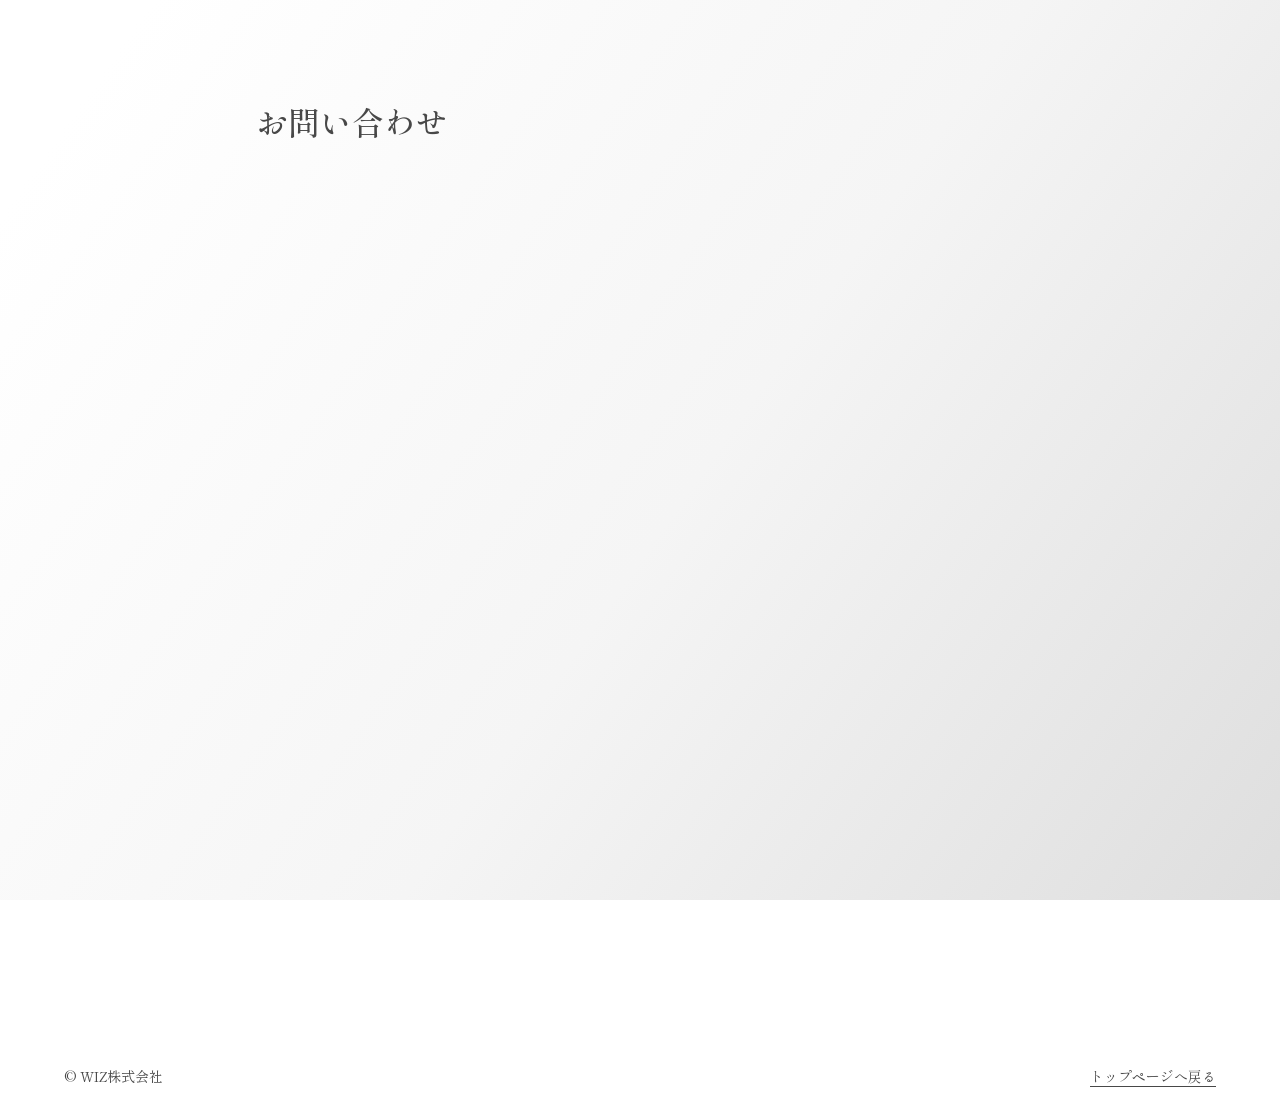
<file: contact.html>
<!doctype html>
<html lang="ja"><head><meta charset="utf-8"><meta name="viewport" content="width=device-width,initial-scale=1">
<script>document.documentElement.classList.add("js");</script>
<title>お問い合わせ | WIZ株式会社</title><meta name="description" content="大阪府箕面市のWIZ株式会社。モーターサイクルカルチャーを軸に、アプリ開発、Webサイト制作、映像制作、プロモーション・広告を手がけます。"><link rel="canonical" href="https://wiz-kk.jp/contact.html">
<link rel="preconnect" href="https://fonts.googleapis.com">
<link rel="preconnect" href="https://fonts.gstatic.com" crossorigin>
<link rel="stylesheet" href="https://fonts.googleapis.com/css2?family=Shippori+Mincho:wght@400;500;600;700&amp;display=swap">
<style>
*{box-sizing:border-box}html{scroll-padding-top:1rem}body{margin:0;color:#484848;background:#fff;font-family:"Shippori Mincho","Yu Mincho","Hiragino Mincho ProN","Noto Serif CJK JP","Noto Serif JP",serif}a{color:inherit;text-underline-offset:.28em}a:hover{color:#222}a:focus-visible{outline:3px solid #666;outline-offset:4px}.wrap{max-width:1560px;margin:auto;padding:0 clamp(20px,5vw,88px)}header,footer{display:flex;align-items:center;justify-content:space-between;gap:1rem;padding:23px 0;border-bottom:1px solid #c3c7cb}header a{text-decoration:none}.brand{font-weight:800;letter-spacing:-.03em}nav{display:flex;gap:clamp(12px,2.4vw,46px);font-size:.875rem;font-weight:650}.hero{position:relative;padding:clamp(60px,8vw,115px) 0 45px;border-bottom:2px solid}.intro{position:relative;max-width:fit-content;background:transparent;padding:.35em .7em .35em 0}.intro h2{font-size:clamp(1.35rem,2.8vw,3rem);letter-spacing:-.04em;margin:0 0 12px}.intro p,p{line-height:1.9;margin:0}.group{display:grid;grid-template-columns:minmax(180px,1fr) 2fr;gap:6%;padding:clamp(48px,6vw,94px) 0;border-bottom:1px solid #aeb3bb}.heading{margin:0;line-height:1.2;font-size:clamp(2rem,4vw,4.4rem);letter-spacing:-.065em}.heading small{display:block;font-size:.875rem;letter-spacing:.08em;margin-top:12px}article{border-top:1px solid #cdd1d8;padding:20px 0 25px}article:first-child{border-top:none;padding-top:0}h3{font-size:clamp(1.15rem,1.7vw,1.65rem);margin:0 0 8px}article p{color:inherit}dl{margin:0}dl div{display:grid;grid-template-columns:6em 1fr;gap:15px;padding:18px 0;border-bottom:1px solid #ddd}dl div:first-child{padding-top:0}dt{font-weight:bold}dd{margin:0}.contact-form{display:block;width:100%;height:800px;margin-top:22px;border:0}#contact>div{min-width:0}@media(max-width:650px){.contact-form{height:940px}}footer{font-size:.875rem;border:0}.skip{position:absolute;left:-9999px}.skip:focus{left:1rem;top:1rem;background:white;z-index:4}
@media(max-width:650px){header{align-items:center}nav{gap:11px;font-size:.8rem}.group{grid-template-columns:1fr;gap:28px}.intro p{font-size:1rem}.heading small{display:inline;margin-left:14px}.heading{font-size:2.4rem}dl div{grid-template-columns:4em 1fr}.wrap{padding:0 18px}}


body::before {
  content: ""; position: fixed; inset: 0; z-index: -1; pointer-events: none;
  background: linear-gradient(125deg, #fff 8%, #f5f5f5 54%, #dedede 100%);
}
body { isolation: isolate; }
.brand { display: inline-flex; align-items: center; gap: clamp(.85rem,1.6vw,1.4rem); white-space: nowrap; }
.brand b { font: italic 900 1.55rem/1 "Helvetica Neue", Arial, sans-serif; letter-spacing: -.1em; color: #141618; }
.brand span { font-size: .88rem; font-weight: 500; }
.hero h1 { width: min(62%, 580px); margin: 0 0 clamp(32px, 5vw, 72px); color: #535353; }
.hero h1 { font: italic 900 clamp(5rem, 15vw, 14rem)/.82 "Helvetica Neue", Arial, sans-serif; letter-spacing: -.095em; color: #141618; white-space: nowrap; }
.hero h1::after { content: ""; display: inline-block; width: .16em; height: .16em; margin-left: .08em; background: #46b8f4; transform: skewX(-12deg); }
.intro h2, .heading, h3 { font-weight: 500; }
.intro h2 { letter-spacing: .015em; }
.heading { letter-spacing: -.035em; }
@media(max-width:650px) {
  .hero h1 { width: 100%; font-size: clamp(6rem, 27vw, 11rem); }
  .wide { display: none; }
  header { flex-wrap: wrap; }
}

@media(min-width:900px) {
  .hero { display: grid; grid-template-columns: 1.1fr 1fr; align-items: end; gap: 7%;
    padding-block: clamp(110px, 13vw, 200px); }
  .hero h1 { width: 100%; margin: 0; }
  .intro { padding: 0; }
  .intro h2 { font-size: clamp(1.5rem, 2.1vw, 2.35rem); line-height: 1.7; }
  .intro .wide { display: none; }
  .heading span { font-size: clamp(3.4rem, 5.8vw, 6rem); }
}

.service-grid {
  display: grid;
  grid-template-columns: repeat(2, minmax(0, 1fr));
  gap: clamp(12px, 1.5vw, 24px);
}
.service-grid article {
  display: flex;
  flex-direction: column;
  justify-content: flex-end;
  min-height: clamp(220px, 20vw, 290px);
  padding: clamp(20px, 2.4vw, 40px);
  border: 1px solid rgba(72, 72, 72, .18);
  background: rgba(255, 255, 255, .76);
}
.service-grid article:nth-child(2), .service-grid article:nth-child(3) {
  background: rgba(223, 223, 222, .55);
}
.service-grid h3 { line-height: 1.5; margin-bottom: 14px; }
.service-grid p { line-height: 1.85; }
@media(max-width:650px) {
  .service-grid { grid-template-columns: 1fr; }
  .service-grid article { min-height: 170px; padding: 24px; }
}


.company-note {
  padding: 26px 0 24px;
  border-bottom: 1px solid #bcbcbc;
  font-size: .8125rem;
  line-height: 1.8;
  color: #515151;
}
.company-note h2 { margin: 0 0 6px; font-size: .875rem; font-weight: 600; letter-spacing: .08em; }
.company-row { display: flex; flex-wrap: wrap; gap: 1px 1.8em; }
.company-row > div { display: flex; align-items: baseline; gap: .65em; padding: 0; border: 0; }
.company-row dt { flex: none; font-weight: 500; }

@media (prefers-reduced-motion: no-preference) {
  html { scroll-behavior: smooth; }
  .reveal-item {
    transition: opacity .65s ease-out, transform .65s cubic-bezier(.2,.7,.25,1), filter .65s ease-out;
    transition-delay: var(--reveal-delay, 0ms);
  }
  .reveal-pending { opacity: 0; transform: translateY(14px); filter: blur(4px); }
  .reveal-pending:focus-within { opacity: 1; transform: none; filter: none; transition: none; }
}
@media print {
  .reveal-item { opacity: 1; filter: none; transform: none; transition: none; }
}

#services { display: block; }
#services .heading { text-align: center; font-weight: 400; margin-bottom: clamp(24px,4vw,48px); }
#services .heading span { font-size: clamp(1.4rem,2.4vw,2rem); letter-spacing: .035em; }
#services .heading small { display: block; margin: 6px 0 0; font-size: .8125rem; }
.company-note { display: grid; grid-template-columns: minmax(0,1fr) auto; align-items: center; gap: 20px; }
.contact-button { display: inline-flex; align-items: center; justify-content: center; min-height: 44px; padding: 0 1.4em; border: 1px solid #858585; text-decoration: none; font-size: .875rem; }
.contact-button:hover { background: #484848; color: white; }
@media(max-width:650px) {
  .company-note { grid-template-columns: 1fr auto; gap: 10px; }
  .contact-button { padding: 0 .65em; }
  .company-row > div { min-width: 0; }
}
.inquiry { max-width: 48rem; margin: 0 auto; padding: clamp(2rem,6vw,5rem) 0; }.inquiry h1 { font-weight:500; }.inquiry .contact-form { display:block; width:100%; }
.wiz-mark { display:inline-block; width:auto; height:.76em; overflow:visible; }
.brand .wiz-mark { height:1.2rem; }
@media(forced-colors:active) { .wiz-mark path { fill:CanvasText; } }
</style>
<link rel="stylesheet" href="navigation.css?v=20261124-2">
<script src="navigation.js" defer></script>
</head><body id="top"><a class="skip" href="#main">本文へ</a><div class="wrap">
<header class="site-header"><a class="brand" href="index.html"><svg class="wiz-mark" viewBox="0 0 234 100" aria-hidden="true" focusable="false"><defs><linearGradient id="header-wiz"><stop stop-color="#f18cbd"/><stop offset=".5" stop-color="#b08ae8"/><stop offset="1" stop-color="#46b8f4"/></linearGradient></defs><g fill="url(#header-wiz)"><g transform="matrix(1 0 -.19 1 19 0)"><path d="M0 0h23l10 62L46 0h22l13 62L91 0h23L92 100H70L57 43l-13 57H22z M112 0h22v100h-22z M132 0h83v19l-51 61h51v20h-83V81l51-61h-51z"/></g></g></svg><span>WIZ K.K. / WIZ株式会社</span></a><button class="menu-toggle" type="button" aria-label="メニューを開く" aria-expanded="false" aria-controls="site-menu"><span aria-hidden="true"></span><span aria-hidden="true"></span></button><nav class="site-nav" id="site-menu" aria-label="メインナビゲーション"><a href="index.html#services">事業内容</a><a href="index.html#company">会社概要</a><a href="contact.html">お問い合わせ</a></nav></header>
<main id="main" class="inquiry"><h1>お問い合わせ</h1><iframe class="contact-form" title="WIZ株式会社 お問い合わせフォーム" src="https://docs.google.com/forms/d/e/1FAIpQLSfKm-NGetJN3g-ShNrI5ClbSM_DBE5aEQ7GnPtSgEHNpvAmwQ/viewform?embedded=true" loading="lazy"></iframe></main><footer><span>© WIZ株式会社</span><a href="index.html">トップページへ戻る</a></footer></div></body></html>
</file>
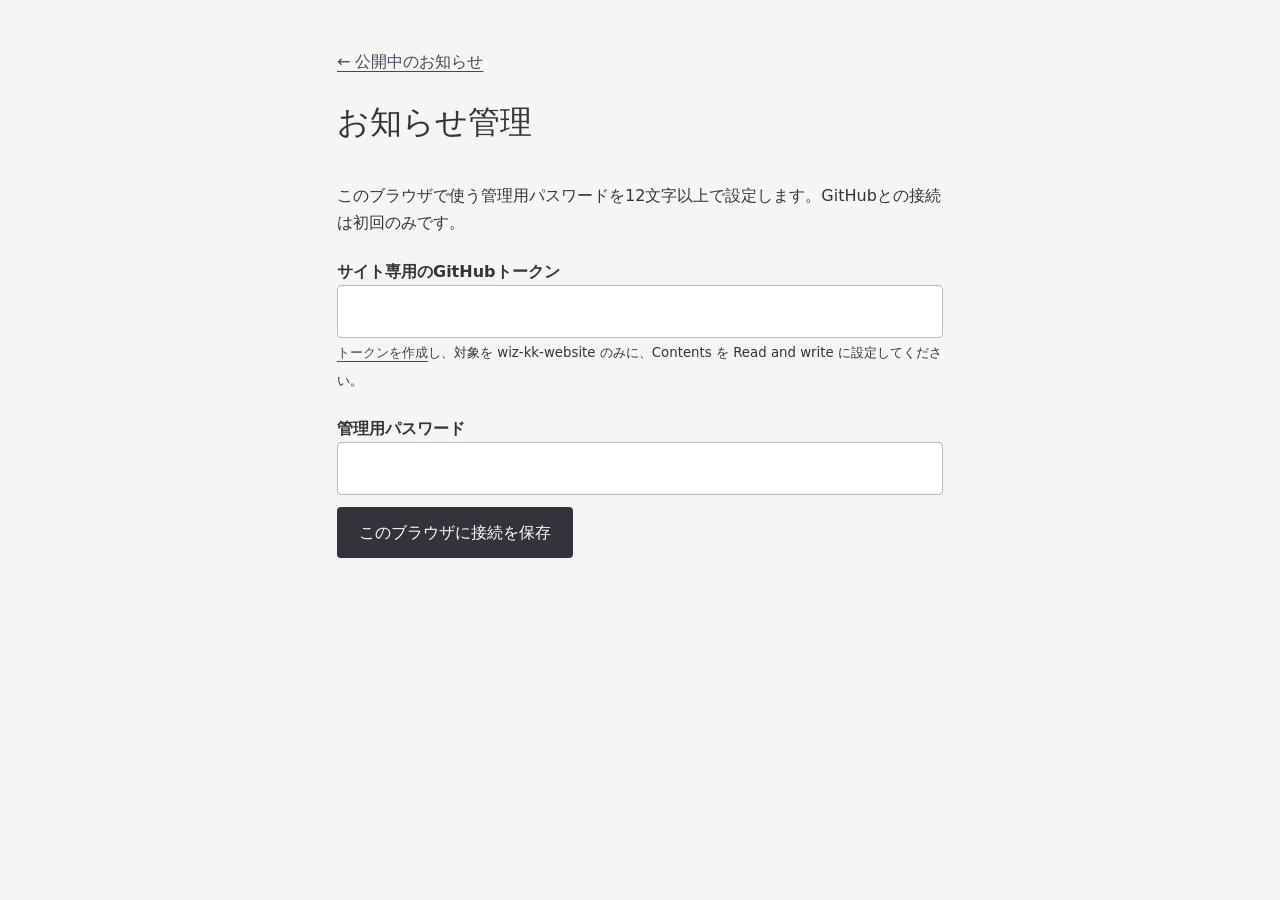
<file: news-admin.html>
<!doctype html>
<html lang="ja"><head><meta charset="utf-8"><meta name="viewport" content="width=device-width,initial-scale=1"><meta name="robots" content="noindex,nofollow"><title>お知らせ管理 | WIZ株式会社</title>
<style>
*{box-sizing:border-box}body{margin:0;background:#f6f5f4;color:#353437;font:16px/1.7 system-ui,sans-serif}main{max-width:650px;margin:auto;padding:48px 22px 80px}h1,h2{font-family:serif;font-weight:500}h1{margin:20px 0 32px}label{display:block;font-weight:600;margin-top:22px}textarea,input,select{width:100%;padding:12px;border:1px solid #bbb;background:white;border-radius:4px;font:inherit}img{width:min(100%,360px);aspect-ratio:55/32;object-fit:cover}button{padding:12px 22px;background:#36323b;color:white;border:0;border-radius:4px;font:inherit;cursor:pointer}a{color:#4d4160;text-underline-offset:4px}output{display:block;overflow-wrap:anywhere}p{margin:12px 0}small{font-weight:400}
textarea{resize:vertical}#body-preview{white-space:pre-wrap;overflow-wrap:anywhere}#delete-post{background:white;display:inline-block;padding:8px 16px;border:1px solid #995858;border-radius:4px;color:#873f3f;text-decoration:none}#delete-row{margin-top:32px}</style></head><body><main><a href="/#news">← 公開中のお知らせ</a><h1>お知らせ管理</h1>
<form id="login">
<div id="setup"><p>このブラウザで使う管理用パスワードを12文字以上で設定します。GitHubとの接続は初回のみです。</p>
<label for="access">サイト専用のGitHubトークン</label><input id="access" type="password" autocomplete="off" spellcheck="false">
<small><a href="https://github.com/settings/personal-access-tokens/new?name=WIZ%20News&amp;target_name=motomocards&amp;contents=write" target="_blank" rel="noopener">トークンを作成</a>し、対象を wiz-kk-website のみに、Contents を Read and write に設定してください。</small></div>
<label for="password">管理用パスワード</label><input id="password" type="password" required autocomplete="current-password">
<p><button id="enter">ログイン</button></p><button id="reconnect" type="button" hidden>接続を再設定</button><p id="auth-status" role="status"></p></form>
<section id="panel" hidden><button id="logout" type="button">ログアウト</button>
<label for="posts">編集するお知らせ</label><select id="posts"><option value="">新規投稿</option></select><p id="list-status" role="status"></p>
<form id="editor"><label for="headline">タイトル</label><input id="headline" required maxlength="140">
<label for="body-text">本文</label><textarea id="body-text" rows="7" placeholder="本文にURLを書くとリンクになります"></textarea>
<label for="photo">サムネイル画像1枚 <small>（任意）</small></label><input id="photo" type="file" accept="image/*">
<button type="button" id="reset-image">標準画像に戻す</button><label for="target">リンク先 <small>（任意）</small></label><input id="target" type="text" inputmode="url" placeholder="https://">
<h2>プレビュー</h2><img id="preview" src="/news-default.svg" alt=""><output id="caption"></output><div id="body-preview"></div>
<button id="save">公開する</button><p role="status" id="status"></p></form>
<p id="delete-row" hidden><button type="button" id="delete-post">投稿を削除</button></p></section></main>
<script src="/news-text.js"></script>
<script>
const field = id => document.getElementById(id);
const form = field('editor'), photo = field('photo'), preview = field('preview');
const defaultImage = preview.getAttribute('src');
const picker = field('posts'), entries = new Map(), versions = new Map();
let revision = 0, encoded = '', filename = '', originalImage = defaultImage, token = '';
picker.onchange = () => {
  revision++; form.reset(); encoded = ''; filename = '';
  const item = entries.get(picker.value);
  field('delete-row').hidden = !item;
  originalImage = item?.image || defaultImage; preview.src = originalImage;
  field('headline').value = item?.title || ''; field('target').value = item?.url || '';
  field('body-text').value = item?.body || '';
  renderNewsBody(field('body-preview'),field('body-text').value);
  field('caption').textContent = field('headline').value;
  field('status').textContent = '';
  field('save').textContent = item ? '更新する' : '公開する';
};
field('reset-image').onclick = () => {
  revision++; photo.value = ''; encoded = ''; originalImage = defaultImage; preview.src = defaultImage;
  form.oninput();
};
form.oninput = () => { renderNewsBody(field('body-preview'),field('body-text').value);  field('status').textContent = ''; field('caption').textContent = field('headline').value; };
photo.onchange = async () => {
  const n = ++revision;
  encoded = ''; preview.src = originalImage;
  if (!photo.files.length) return;
  const address = URL.createObjectURL(photo.files[0]);
  try {
    const image = new Image(); image.src = address; await image.decode();
    if (n !== revision) return;
    const canvas = document.createElement('canvas');
    const scale = Math.min(1, 1100 / Math.max(image.width,image.height));
    canvas.width = Math.max(1,Math.round(image.width*scale)); canvas.height = Math.max(1,Math.round(image.height*scale));
    const ctx = canvas.getContext('2d'); ctx.fillStyle = '#fff'; ctx.fillRect(0,0,canvas.width,canvas.height); ctx.drawImage(image,0,0,canvas.width,canvas.height);
    encoded = canvas.toDataURL('image/jpeg',0.82); preview.src = encoded; preview.hidden = false;
  } catch { if (n === revision) field('status').textContent = '画像を読み込めません。JPEGまたはPNGでお試しください。'; }
  finally { URL.revokeObjectURL(address); }
};
form.onsubmit = async event => {
  event.preventDefault();
  const title = field('headline').value.trim(), url = field('target').value.trim();
  if (!title || (photo.files.length && !encoded) || (url && !/^(https?:\/\/|\/(?!\/)|#)/i.test(url))) {field('status').textContent = 'タイトルと画像を確認してください。リンク先にはサイト内のパス、ページ内リンク、またはWebサイトのURLを指定してください。'; return;}
  filename ||= '/wiz-post-entry-'+new Date().toISOString().replace(/\D/g,'')+'-'+crypto.randomUUID()+'.json';
  const path = picker.value || filename;
  await writePost(path,{...entries.get(path),title,body:field('body-text').value,image:encoded || originalImage,url});
};
</script><script src="/news-login.js?v=1"></script></body></html>
</file>
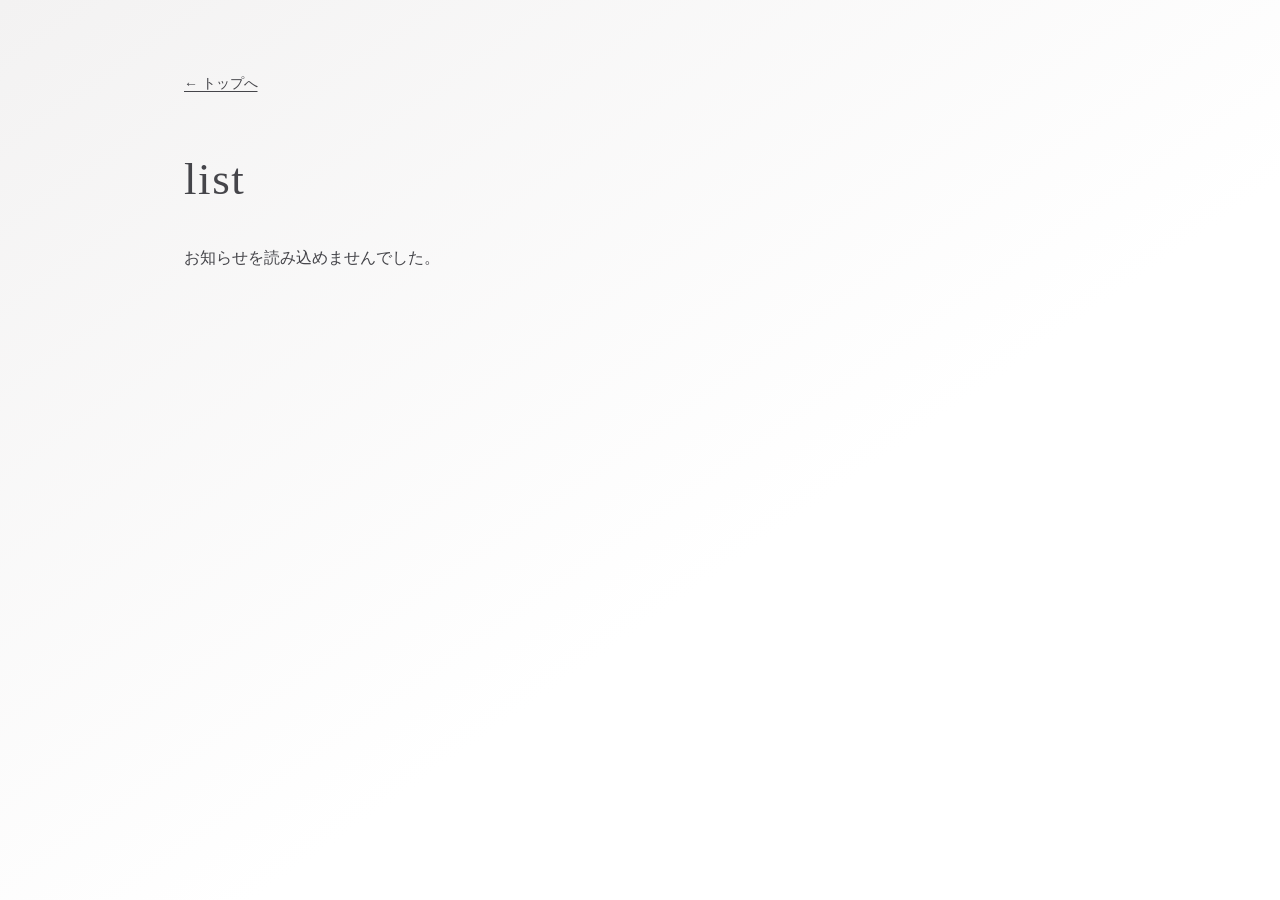
<file: news.html>
<!doctype html>
<html lang="ja"><head><meta charset="utf-8"><meta name="viewport" content="width=device-width,initial-scale=1"><title>list | WIZ株式会社</title>
<style>
*{box-sizing:border-box}body{margin:0;color:#45454a;background:linear-gradient(145deg,#f3f2f2,#fff 60%) fixed;font:16px/1.85 "Yu Mincho","Hiragino Mincho ProN",serif}main{max-width:1040px;margin:auto;padding:clamp(26px,6vw,68px) clamp(20px,5vw,64px) 88px}a{color:inherit;text-underline-offset:.24em}nav a{font-size:14px}h1{font-weight:500;font-size:clamp(28px,4vw,45px);line-height:1.5;letter-spacing:.035em;margin:48px 0 30px;overflow-wrap:anywhere}.grid{display:grid;grid-template-columns:repeat(auto-fit,minmax(min(220px,100%),1fr));gap:32px 24px}.card{display:block;text-decoration:none}.card:hover span{text-decoration:underline}.card img,article img{width:100%;aspect-ratio:55/32;object-fit:cover;display:block}.card span{display:block;margin-top:12px;overflow-wrap:anywhere}article .body{max-width:700px}article img{max-width:460px;margin-inline:auto}.body{margin:28px 0;white-space:pre-wrap;overflow-wrap:anywhere}#status:empty{display:none}
article > a {display:inline-block}
@media (prefers-reduced-motion:no-preference) {
  .news-pending {opacity:0;filter:blur(6px);transform:translateY(9px)}
  .news-enter {animation:news-arrive .95s cubic-bezier(.22,.68,.25,1) var(--delay,0ms) backwards}
  @keyframes news-arrive {from{opacity:0;filter:blur(6px);transform:translateY(9px)}to{opacity:1;filter:blur(0);transform:translateY(0)}}
  .news-pending:focus-within,.news-enter:focus-within {opacity:1;filter:none;transform:none;animation:none}
}
</style><script defer src="/news-text.js"></script><script defer src="/news-archive.js?v=3"></script></head>
<body><main><nav><a href="/#news">← トップへ</a></nav><h1 hidden>list</h1><p id="status" role="status">読み込み中…</p><div id="content"></div></main></body></html>
</file>
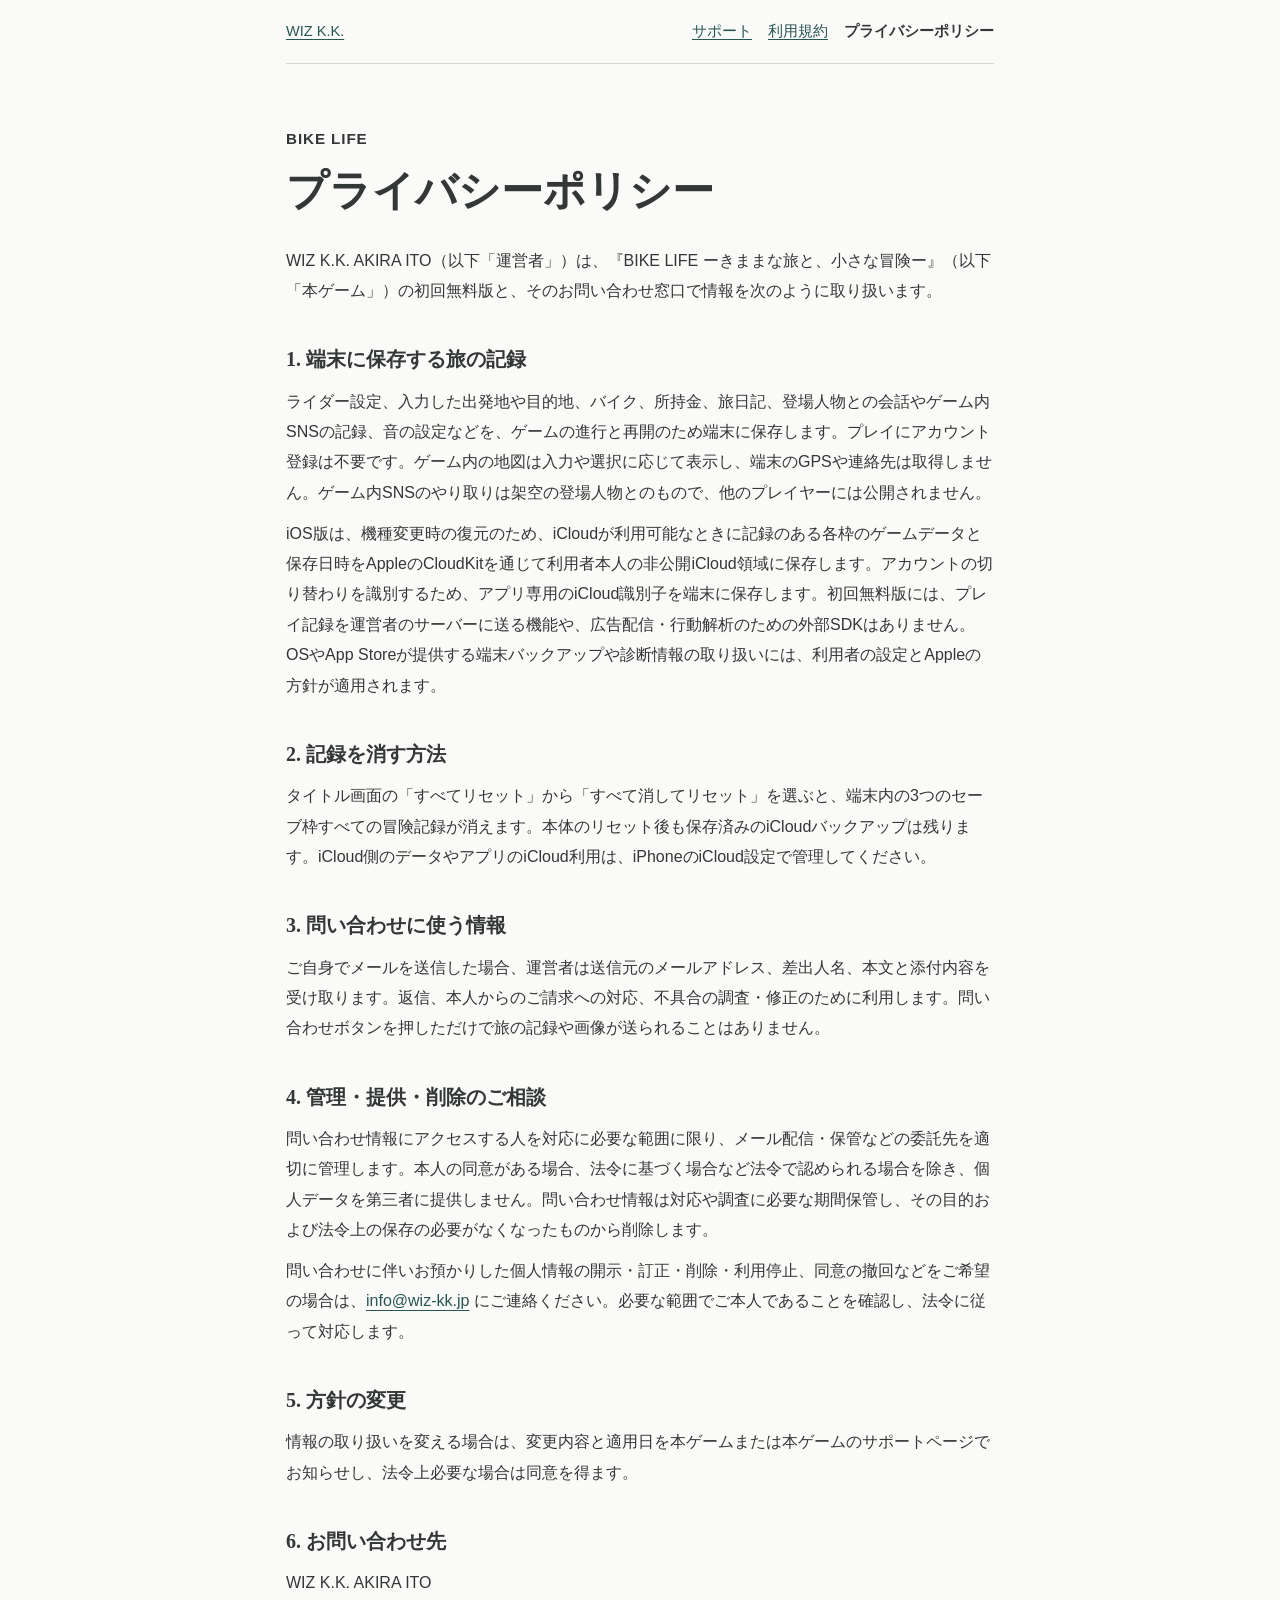
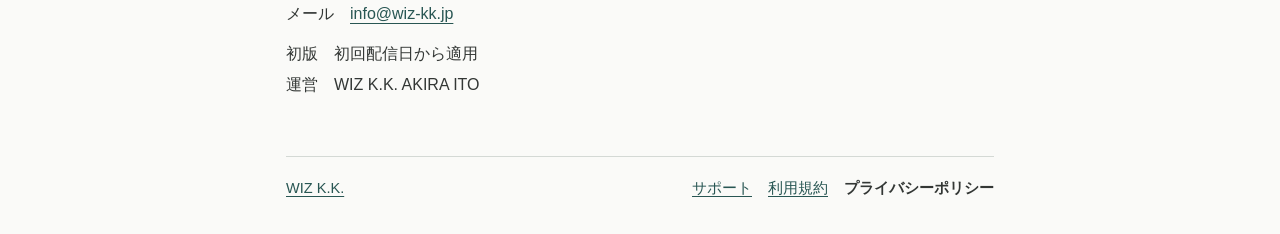
<file: bike-life/privacy.html>
<!doctype html>
<html lang="ja"><head>
<meta charset="utf-8">
<meta name="viewport" content="width=device-width, initial-scale=1">
<title>プライバシーポリシー | BIKE LIFE</title>
<style>* { box-sizing: border-box; }
html { color: #333735; background: #fafaf8; font-family: -apple-system, BlinkMacSystemFont, "Hiragino Kaku Gothic ProN", "Yu Gothic", sans-serif; }
body { max-width: 51rem; margin: auto; padding: 0 clamp(20px, 5vw, 54px); line-height: 1.9; overflow-wrap: anywhere; }
header, footer { display: flex; flex-wrap: wrap; align-items: center; justify-content: space-between; gap: 1rem; padding: 1.1rem 0; font-size: .91rem; }
header { border-bottom: 1px solid #d4d9d5; }
footer { border-top: 1px solid #d4d9d5; margin-top: 3.5rem; padding-bottom: 2rem; }
main { padding-top: clamp(2rem, 6vw, 4rem); }
h1, h2 { font-family: "Hiragino Mincho ProN", "Yu Mincho", serif; }
h1 { margin: 0 0 1.5rem; font-size: clamp(1.7rem, 4vw, 2.65rem); line-height: 1.45; }
h1 small { display: block; font: 600 .95rem/1.5 -apple-system, sans-serif; letter-spacing: .06em; margin-bottom: .6rem; }
h2 { margin: 2.3rem 0 .65rem; font-size: 1.25rem; line-height: 1.65; }
h3 { font-size: 1rem; margin: 1.65rem 0 .35rem; }
p, ul { margin: .65rem 0; }
ul { padding-left: 1.35rem; }
li + li { margin-top: .7rem; }
a { color: #285653; text-underline-offset: .22em; }
a:focus-visible { outline: 2px solid currentColor; outline-offset: 3px; }
address { font-style: normal; }
header nav, footer nav { display: flex; flex-wrap: wrap; gap: .5rem 1rem; }
nav [aria-current="page"] { color: inherit; text-decoration: none; font-weight: 600; }
</style></head>
<body>
<header><a href="/">WIZ K.K.</a><nav aria-label="BIKE LIFE"><a href="/bike-life/support">サポート</a>
<a href="/bike-life/terms">利用規約</a>
<a href="/bike-life/privacy" aria-current="page">プライバシーポリシー</a></nav></header>
<main><h1><small lang="en">BIKE LIFE</small>プライバシーポリシー</h1>
<p>WIZ K.K. AKIRA ITO（以下「運営者」）は、『BIKE LIFE ーきままな旅と、小さな冒険ー』（以下「本ゲーム」）の初回無料版と、そのお問い合わせ窓口で情報を次のように取り扱います。</p>
<h2>1. 端末に保存する旅の記録</h2>
<p>ライダー設定、入力した出発地や目的地、バイク、所持金、旅日記、登場人物との会話やゲーム内SNSの記録、音の設定などを、ゲームの進行と再開のため端末に保存します。プレイにアカウント登録は不要です。ゲーム内の地図は入力や選択に応じて表示し、端末のGPSや連絡先は取得しません。ゲーム内SNSのやり取りは架空の登場人物とのもので、他のプレイヤーには公開されません。</p>
    <p>iOS版は、機種変更時の復元のため、iCloudが利用可能なときに記録のある各枠のゲームデータと保存日時をAppleのCloudKitを通じて利用者本人の非公開iCloud領域に保存します。アカウントの切り替わりを識別するため、アプリ専用のiCloud識別子を端末に保存します。初回無料版には、プレイ記録を運営者のサーバーに送る機能や、広告配信・行動解析のための外部SDKはありません。OSやApp Storeが提供する端末バックアップや診断情報の取り扱いには、利用者の設定とAppleの方針が適用されます。</p>
<h2>2. 記録を消す方法</h2>
<p>タイトル画面の「すべてリセット」から「すべて消してリセット」を選ぶと、端末内の3つのセーブ枠すべての冒険記録が消えます。本体のリセット後も保存済みのiCloudバックアップは残ります。iCloud側のデータやアプリのiCloud利用は、iPhoneのiCloud設定で管理してください。</p>
<h2>3. 問い合わせに使う情報</h2>
<p>ご自身でメールを送信した場合、運営者は送信元のメールアドレス、差出人名、本文と添付内容を受け取ります。返信、本人からのご請求への対応、不具合の調査・修正のために利用します。問い合わせボタンを押しただけで旅の記録や画像が送られることはありません。</p>
<h2>4. 管理・提供・削除のご相談</h2>
<p>問い合わせ情報にアクセスする人を対応に必要な範囲に限り、メール配信・保管などの委託先を適切に管理します。本人の同意がある場合、法令に基づく場合など法令で認められる場合を除き、個人データを第三者に提供しません。問い合わせ情報は対応や調査に必要な期間保管し、その目的および法令上の保存の必要がなくなったものから削除します。</p>
    <p>問い合わせに伴いお預かりした個人情報の開示・訂正・削除・利用停止、同意の撤回などをご希望の場合は、<a href="mailto:info@wiz-kk.jp">info@wiz-kk.jp</a> にご連絡ください。必要な範囲でご本人であることを確認し、法令に従って対応します。</p>
<h2>5. 方針の変更</h2>
<p>情報の取り扱いを変える場合は、変更内容と適用日を本ゲームまたは本ゲームのサポートページでお知らせし、法令上必要な場合は同意を得ます。</p><h2>6. お問い合わせ先</h2><address>WIZ K.K. AKIRA ITO<br>メール　<a href="mailto:info@wiz-kk.jp">info@wiz-kk.jp</a></address><p>初版　初回配信日から適用<br>運営　WIZ K.K. AKIRA ITO</p>
</main>
<footer><a href="/">WIZ K.K.</a><nav aria-label="BIKE LIFE"><a href="/bike-life/support">サポート</a>
<a href="/bike-life/terms">利用規約</a>
<a href="/bike-life/privacy" aria-current="page">プライバシーポリシー</a></nav></footer>
</body></html>
</file>
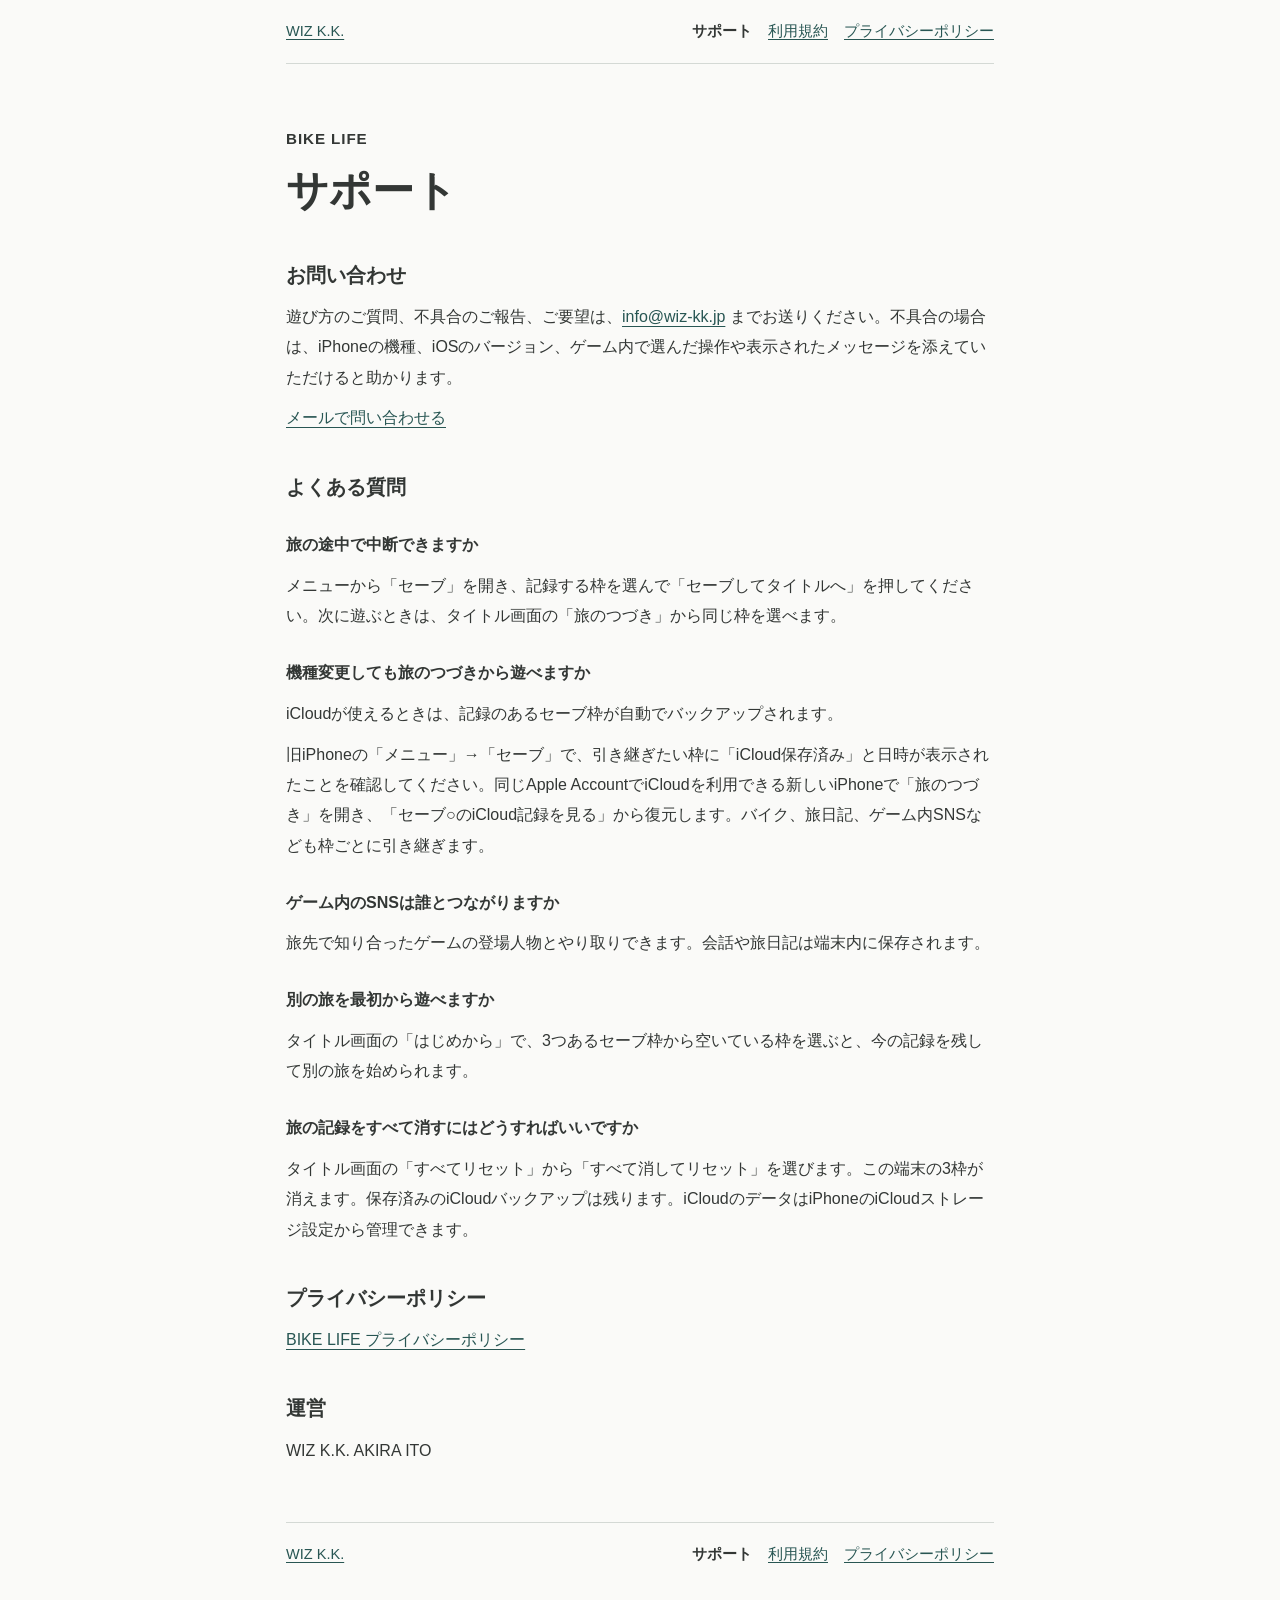
<file: bike-life/support.html>
<!doctype html>
<html lang="ja"><head>
<meta charset="utf-8">
<meta name="viewport" content="width=device-width, initial-scale=1">
<title>サポート | BIKE LIFE</title>
<style>* { box-sizing: border-box; }
html { color: #333735; background: #fafaf8; font-family: -apple-system, BlinkMacSystemFont, "Hiragino Kaku Gothic ProN", "Yu Gothic", sans-serif; }
body { max-width: 51rem; margin: auto; padding: 0 clamp(20px, 5vw, 54px); line-height: 1.9; overflow-wrap: anywhere; }
header, footer { display: flex; flex-wrap: wrap; align-items: center; justify-content: space-between; gap: 1rem; padding: 1.1rem 0; font-size: .91rem; }
header { border-bottom: 1px solid #d4d9d5; }
footer { border-top: 1px solid #d4d9d5; margin-top: 3.5rem; padding-bottom: 2rem; }
main { padding-top: clamp(2rem, 6vw, 4rem); }
h1, h2 { font-family: "Hiragino Mincho ProN", "Yu Mincho", serif; }
h1 { margin: 0 0 1.5rem; font-size: clamp(1.7rem, 4vw, 2.65rem); line-height: 1.45; }
h1 small { display: block; font: 600 .95rem/1.5 -apple-system, sans-serif; letter-spacing: .06em; margin-bottom: .6rem; }
h2 { margin: 2.3rem 0 .65rem; font-size: 1.25rem; line-height: 1.65; }
h3 { font-size: 1rem; margin: 1.65rem 0 .35rem; }
p, ul { margin: .65rem 0; }
ul { padding-left: 1.35rem; }
li + li { margin-top: .7rem; }
a { color: #285653; text-underline-offset: .22em; }
a:focus-visible { outline: 2px solid currentColor; outline-offset: 3px; }
address { font-style: normal; }
header nav, footer nav { display: flex; flex-wrap: wrap; gap: .5rem 1rem; }
nav [aria-current="page"] { color: inherit; text-decoration: none; font-weight: 600; }
</style></head>
<body>
<header><a href="/">WIZ K.K.</a><nav aria-label="BIKE LIFE"><a href="/bike-life/support" aria-current="page">サポート</a>
<a href="/bike-life/terms">利用規約</a>
<a href="/bike-life/privacy">プライバシーポリシー</a></nav></header>
<main><h1><small lang="en">BIKE LIFE</small>サポート</h1>
<h2>お問い合わせ</h2>
<p>遊び方のご質問、不具合のご報告、ご要望は、<a href="mailto:info@wiz-kk.jp">info@wiz-kk.jp</a> までお送りください。不具合の場合は、iPhoneの機種、iOSのバージョン、ゲーム内で選んだ操作や表示されたメッセージを添えていただけると助かります。</p>
<p><a href="mailto:info@wiz-kk.jp">メールで問い合わせる</a></p>
<h2>よくある質問</h2>
<h3>旅の途中で中断できますか</h3>
<p>メニューから「セーブ」を開き、記録する枠を選んで「セーブしてタイトルへ」を押してください。次に遊ぶときは、タイトル画面の「旅のつづき」から同じ枠を選べます。</p>
<h3>機種変更しても旅のつづきから遊べますか</h3>
<p>iCloudが使えるときは、記録のあるセーブ枠が自動でバックアップされます。</p>
<p>旧iPhoneの「メニュー」→「セーブ」で、引き継ぎたい枠に「iCloud保存済み」と日時が表示されたことを確認してください。同じApple AccountでiCloudを利用できる新しいiPhoneで「旅のつづき」を開き、「セーブ○のiCloud記録を見る」から復元します。バイク、旅日記、ゲーム内SNSなども枠ごとに引き継ぎます。</p>
<h3>ゲーム内のSNSは誰とつながりますか</h3>
<p>旅先で知り合ったゲームの登場人物とやり取りできます。会話や旅日記は端末内に保存されます。</p>
<h3>別の旅を最初から遊べますか</h3>
<p>タイトル画面の「はじめから」で、3つあるセーブ枠から空いている枠を選ぶと、今の記録を残して別の旅を始められます。</p>
<h3>旅の記録をすべて消すにはどうすればいいですか</h3>
<p>タイトル画面の「すべてリセット」から「すべて消してリセット」を選びます。この端末の3枠が消えます。保存済みのiCloudバックアップは残ります。iCloudのデータはiPhoneのiCloudストレージ設定から管理できます。</p>
<h2>プライバシーポリシー</h2>
<p><a href="/bike-life/privacy">BIKE LIFE プライバシーポリシー</a></p>
<h2>運営</h2><p>WIZ K.K. AKIRA ITO</p>
</main>
<footer><a href="/">WIZ K.K.</a><nav aria-label="BIKE LIFE"><a href="/bike-life/support" aria-current="page">サポート</a>
<a href="/bike-life/terms">利用規約</a>
<a href="/bike-life/privacy">プライバシーポリシー</a></nav></footer>
</body></html>
</file>
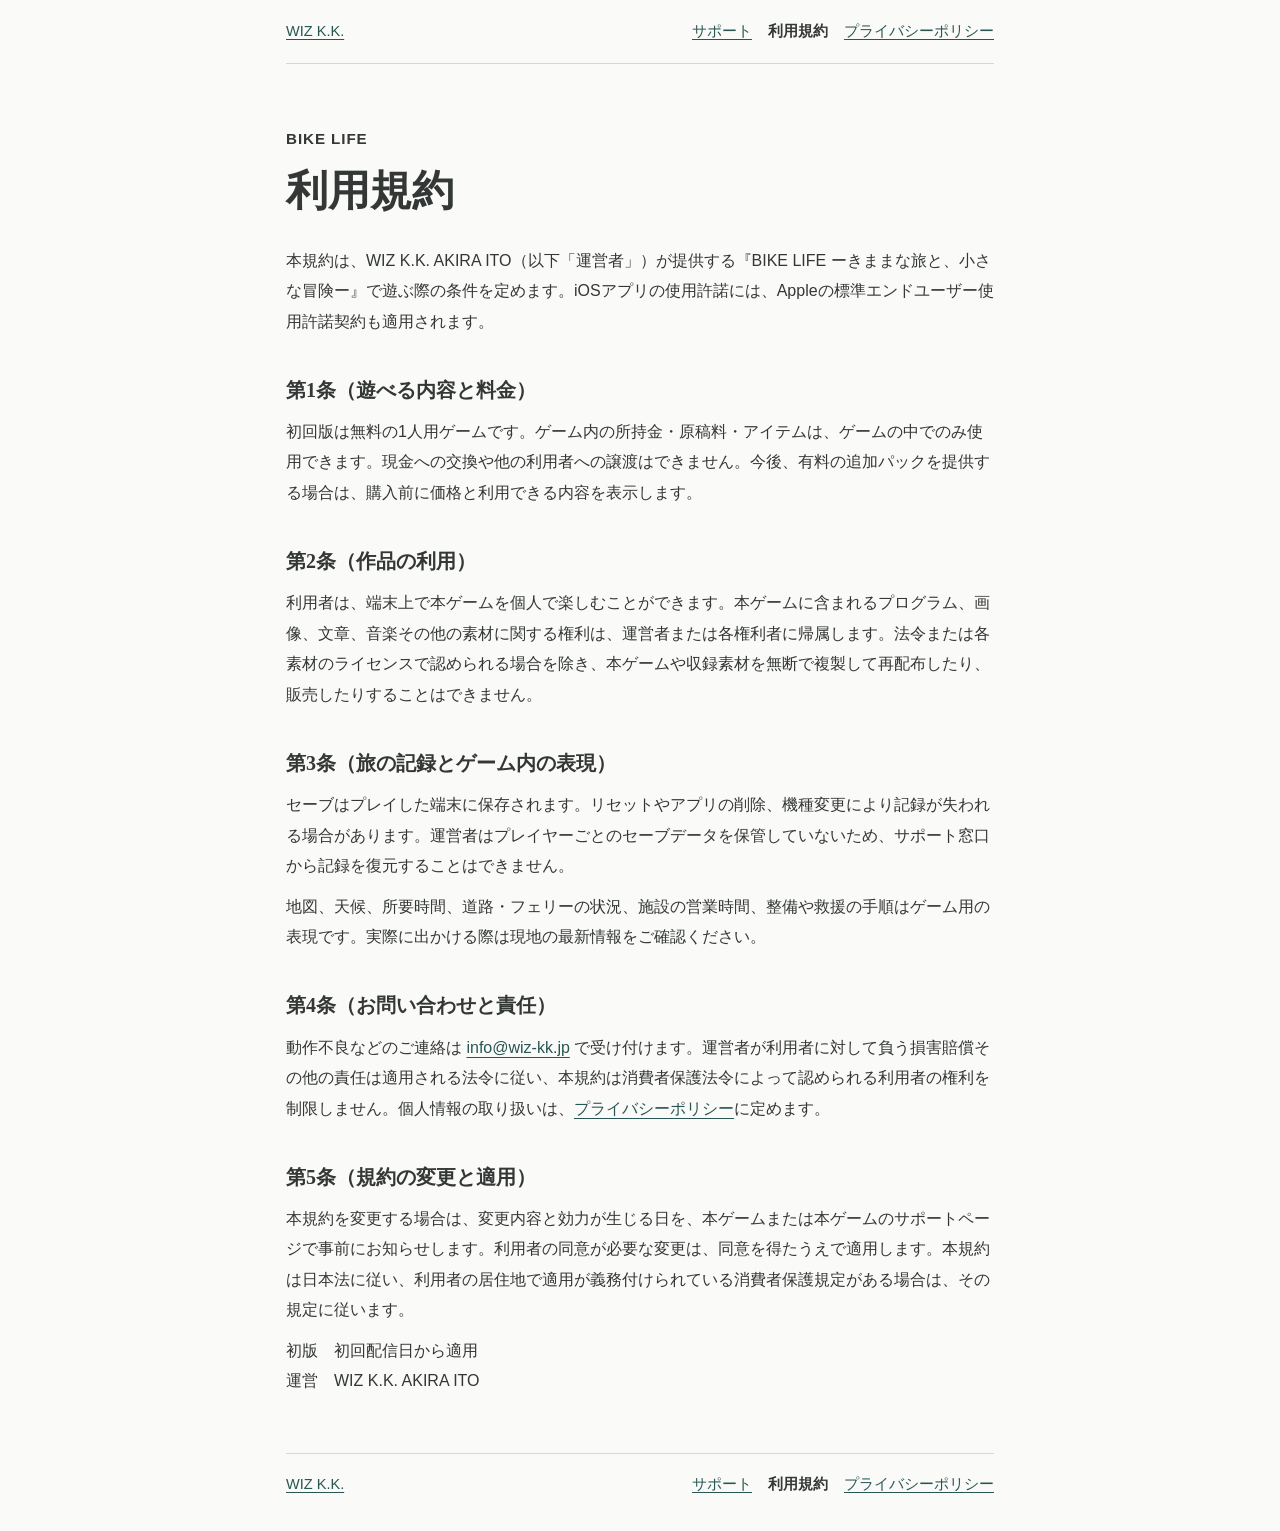
<file: bike-life/terms.html>
<!doctype html>
<html lang="ja"><head>
<meta charset="utf-8">
<meta name="viewport" content="width=device-width, initial-scale=1">
<title>利用規約 | BIKE LIFE</title>
<style>* { box-sizing: border-box; }
html { color: #333735; background: #fafaf8; font-family: -apple-system, BlinkMacSystemFont, "Hiragino Kaku Gothic ProN", "Yu Gothic", sans-serif; }
body { max-width: 51rem; margin: auto; padding: 0 clamp(20px, 5vw, 54px); line-height: 1.9; overflow-wrap: anywhere; }
header, footer { display: flex; flex-wrap: wrap; align-items: center; justify-content: space-between; gap: 1rem; padding: 1.1rem 0; font-size: .91rem; }
header { border-bottom: 1px solid #d4d9d5; }
footer { border-top: 1px solid #d4d9d5; margin-top: 3.5rem; padding-bottom: 2rem; }
main { padding-top: clamp(2rem, 6vw, 4rem); }
h1, h2 { font-family: "Hiragino Mincho ProN", "Yu Mincho", serif; }
h1 { margin: 0 0 1.5rem; font-size: clamp(1.7rem, 4vw, 2.65rem); line-height: 1.45; }
h1 small { display: block; font: 600 .95rem/1.5 -apple-system, sans-serif; letter-spacing: .06em; margin-bottom: .6rem; }
h2 { margin: 2.3rem 0 .65rem; font-size: 1.25rem; line-height: 1.65; }
h3 { font-size: 1rem; margin: 1.65rem 0 .35rem; }
p, ul { margin: .65rem 0; }
ul { padding-left: 1.35rem; }
li + li { margin-top: .7rem; }
a { color: #285653; text-underline-offset: .22em; }
a:focus-visible { outline: 2px solid currentColor; outline-offset: 3px; }
address { font-style: normal; }
header nav, footer nav { display: flex; flex-wrap: wrap; gap: .5rem 1rem; }
nav [aria-current="page"] { color: inherit; text-decoration: none; font-weight: 600; }
</style></head>
<body>
<header><a href="/">WIZ K.K.</a><nav aria-label="BIKE LIFE"><a href="/bike-life/support">サポート</a>
<a href="/bike-life/terms" aria-current="page">利用規約</a>
<a href="/bike-life/privacy">プライバシーポリシー</a></nav></header>
<main><h1><small lang="en">BIKE LIFE</small>利用規約</h1>
<p>本規約は、WIZ K.K. AKIRA ITO（以下「運営者」）が提供する『BIKE LIFE ーきままな旅と、小さな冒険ー』で遊ぶ際の条件を定めます。iOSアプリの使用許諾には、Appleの標準エンドユーザー使用許諾契約も適用されます。</p>
<h2>第1条（遊べる内容と料金）</h2>
<p>初回版は無料の1人用ゲームです。ゲーム内の所持金・原稿料・アイテムは、ゲームの中でのみ使用できます。現金への交換や他の利用者への譲渡はできません。今後、有料の追加パックを提供する場合は、購入前に価格と利用できる内容を表示します。</p>
<h2>第2条（作品の利用）</h2>
<p>利用者は、端末上で本ゲームを個人で楽しむことができます。本ゲームに含まれるプログラム、画像、文章、音楽その他の素材に関する権利は、運営者または各権利者に帰属します。法令または各素材のライセンスで認められる場合を除き、本ゲームや収録素材を無断で複製して再配布したり、販売したりすることはできません。</p>
<h2>第3条（旅の記録とゲーム内の表現）</h2>
<p>セーブはプレイした端末に保存されます。リセットやアプリの削除、機種変更により記録が失われる場合があります。運営者はプレイヤーごとのセーブデータを保管していないため、サポート窓口から記録を復元することはできません。</p>
    <p>地図、天候、所要時間、道路・フェリーの状況、施設の営業時間、整備や救援の手順はゲーム用の表現です。実際に出かける際は現地の最新情報をご確認ください。</p>
<h2>第4条（お問い合わせと責任）</h2>
<p>動作不良などのご連絡は <a href="mailto:info@wiz-kk.jp">info@wiz-kk.jp</a> で受け付けます。運営者が利用者に対して負う損害賠償その他の責任は適用される法令に従い、本規約は消費者保護法令によって認められる利用者の権利を制限しません。個人情報の取り扱いは、<a href="/bike-life/privacy">プライバシーポリシー</a>に定めます。</p>
<h2>第5条（規約の変更と適用）</h2>
<p>本規約を変更する場合は、変更内容と効力が生じる日を、本ゲームまたは本ゲームのサポートページで事前にお知らせします。利用者の同意が必要な変更は、同意を得たうえで適用します。本規約は日本法に従い、利用者の居住地で適用が義務付けられている消費者保護規定がある場合は、その規定に従います。</p><p>初版　初回配信日から適用<br>運営　WIZ K.K. AKIRA ITO</p>
</main>
<footer><a href="/">WIZ K.K.</a><nav aria-label="BIKE LIFE"><a href="/bike-life/support">サポート</a>
<a href="/bike-life/terms" aria-current="page">利用規約</a>
<a href="/bike-life/privacy">プライバシーポリシー</a></nav></footer>
</body></html>
</file>
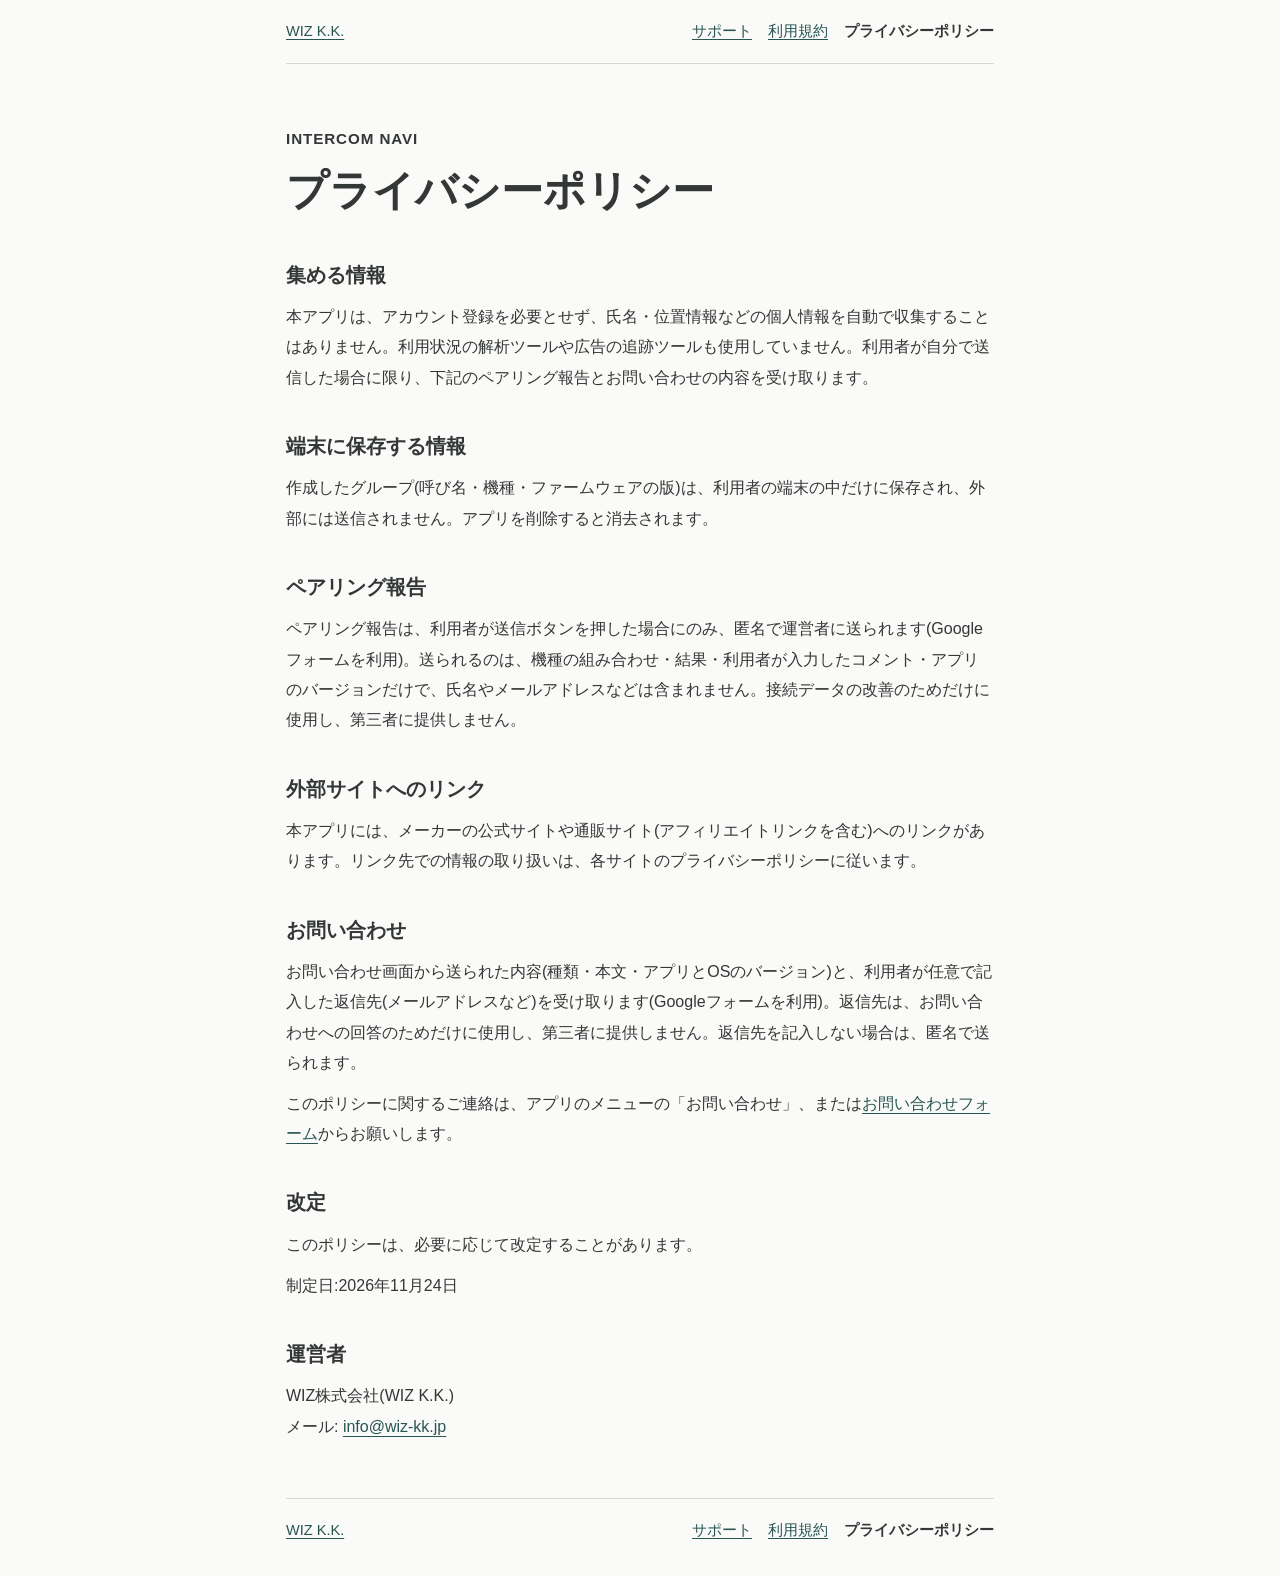
<file: intercom-navi/privacy.html>
<!doctype html>
<html lang="ja"><head>
<meta charset="utf-8">
<meta name="viewport" content="width=device-width, initial-scale=1">
<title>プライバシーポリシー | INTERCOM NAVI</title>
<style>* { box-sizing: border-box; }
html { color: #333735; background: #fafaf8; font-family: -apple-system, BlinkMacSystemFont, "Hiragino Kaku Gothic ProN", "Yu Gothic", sans-serif; }
body { max-width: 51rem; margin: auto; padding: 0 clamp(20px, 5vw, 54px); line-height: 1.9; overflow-wrap: anywhere; }
header, footer { display: flex; flex-wrap: wrap; align-items: center; justify-content: space-between; gap: 1rem; padding: 1.1rem 0; font-size: .91rem; }
header { border-bottom: 1px solid #d4d9d5; }
footer { border-top: 1px solid #d4d9d5; margin-top: 3.5rem; padding-bottom: 2rem; }
main { padding-top: clamp(2rem, 6vw, 4rem); }
h1, h2 { font-family: "Hiragino Mincho ProN", "Yu Mincho", serif; }
h1 { margin: 0 0 1.5rem; font-size: clamp(1.7rem, 4vw, 2.65rem); line-height: 1.45; }
h1 small { display: block; font: 600 .95rem/1.5 -apple-system, sans-serif; letter-spacing: .06em; margin-bottom: .6rem; }
h2 { margin: 2.3rem 0 .65rem; font-size: 1.25rem; line-height: 1.65; }
h3 { font-size: 1rem; margin: 1.65rem 0 .35rem; }
p, ul { margin: .65rem 0; }
ul { padding-left: 1.35rem; }
li + li { margin-top: .7rem; }
a { color: #285653; text-underline-offset: .22em; }
a:focus-visible { outline: 2px solid currentColor; outline-offset: 3px; }
address { font-style: normal; }
header nav, footer nav { display: flex; flex-wrap: wrap; gap: .5rem 1rem; }
nav [aria-current="page"] { color: inherit; text-decoration: none; font-weight: 600; }
</style></head>
<body>
<header><a href="/">WIZ K.K.</a><nav aria-label="INTERCOM NAVI"><a href="/intercom-navi/support">サポート</a>
<a href="/intercom-navi/terms">利用規約</a>
<a href="/intercom-navi/privacy" aria-current="page">プライバシーポリシー</a></nav></header>
<main><h1><small lang="en">INTERCOM NAVI</small>プライバシーポリシー</h1>
<h2>集める情報</h2>
<p>本アプリは、アカウント登録を必要とせず、氏名・位置情報などの個人情報を自動で収集することはありません。利用状況の解析ツールや広告の追跡ツールも使用していません。利用者が自分で送信した場合に限り、下記のペアリング報告とお問い合わせの内容を受け取ります。</p>
<h2>端末に保存する情報</h2>
<p>作成したグループ(呼び名・機種・ファームウェアの版)は、利用者の端末の中だけに保存され、外部には送信されません。アプリを削除すると消去されます。</p>
<h2>ペアリング報告</h2>
<p>ペアリング報告は、利用者が送信ボタンを押した場合にのみ、匿名で運営者に送られます(Googleフォームを利用)。送られるのは、機種の組み合わせ・結果・利用者が入力したコメント・アプリのバージョンだけで、氏名やメールアドレスなどは含まれません。接続データの改善のためだけに使用し、第三者に提供しません。</p>
<h2>外部サイトへのリンク</h2>
<p>本アプリには、メーカーの公式サイトや通販サイト(アフィリエイトリンクを含む)へのリンクがあります。リンク先での情報の取り扱いは、各サイトのプライバシーポリシーに従います。</p>
<h2>お問い合わせ</h2>
<p>お問い合わせ画面から送られた内容(種類・本文・アプリとOSのバージョン)と、利用者が任意で記入した返信先(メールアドレスなど)を受け取ります(Googleフォームを利用)。返信先は、お問い合わせへの回答のためだけに使用し、第三者に提供しません。返信先を記入しない場合は、匿名で送られます。</p>
<p>このポリシーに関するご連絡は、アプリのメニューの「お問い合わせ」、または<a href="https://forms.gle/TLsFjwoj1tasHgv79">お問い合わせフォーム</a>からお願いします。</p>
<h2>改定</h2>
<p>このポリシーは、必要に応じて改定することがあります。</p>
<p>制定日:<time datetime="2026-11-24">2026年11月24日</time></p>
<h2>運営者</h2>
<address>WIZ株式会社(WIZ K.K.)<br>メール: <a href="mailto:info@wiz-kk.jp">info@wiz-kk.jp</a></address>
</main>
<footer><a href="/">WIZ K.K.</a><nav aria-label="INTERCOM NAVI"><a href="/intercom-navi/support">サポート</a>
<a href="/intercom-navi/terms">利用規約</a>
<a href="/intercom-navi/privacy" aria-current="page">プライバシーポリシー</a></nav></footer>
</body></html>
</file>
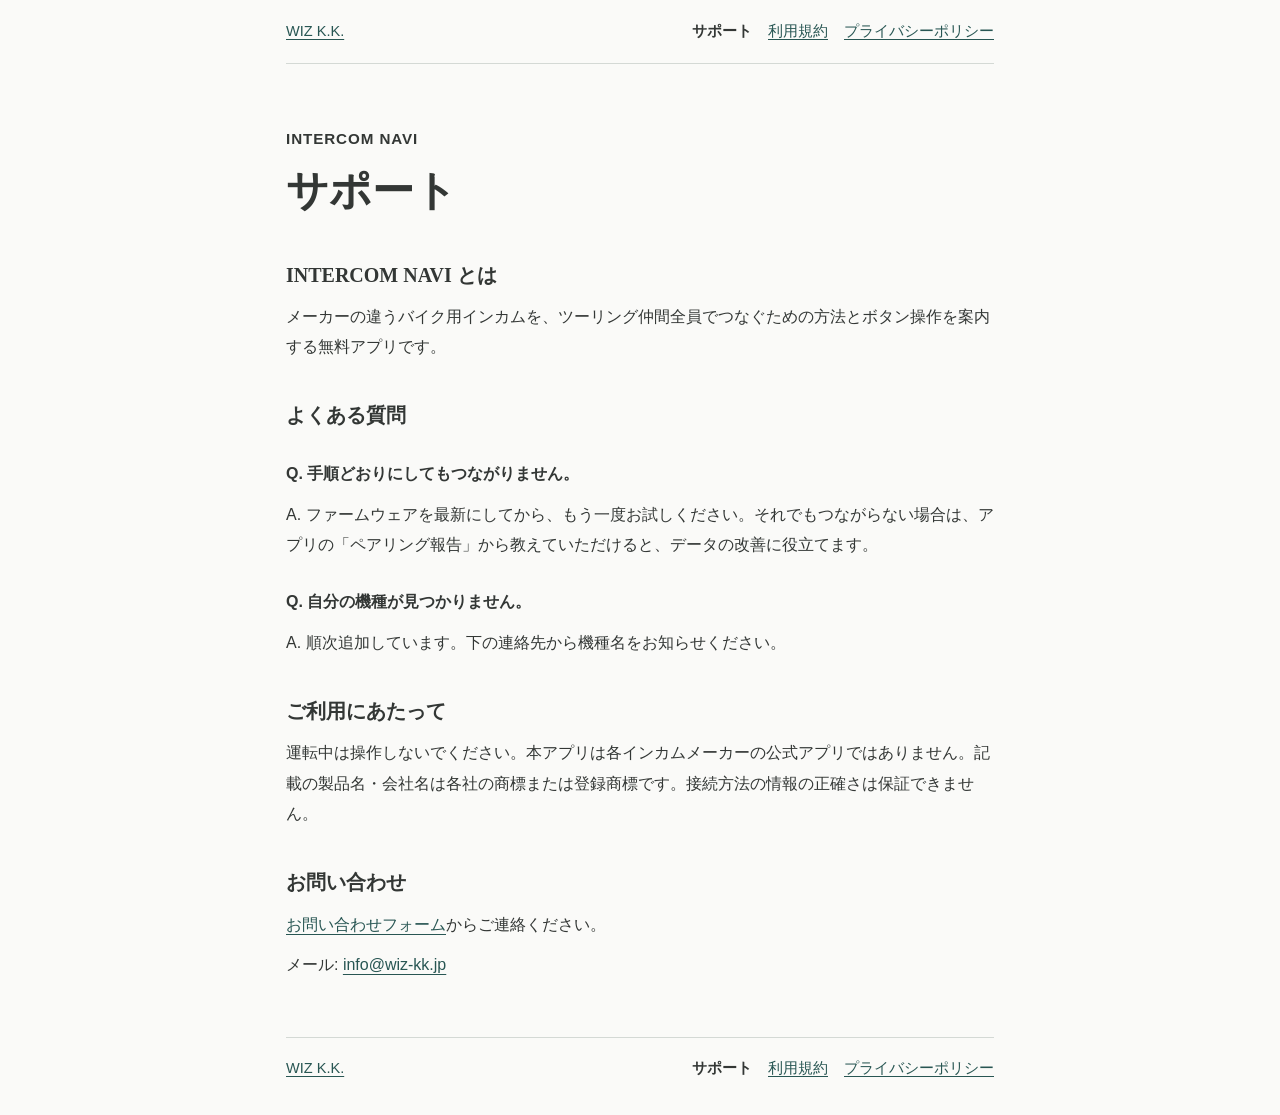
<file: intercom-navi/support.html>
<!doctype html>
<html lang="ja"><head>
<meta charset="utf-8">
<meta name="viewport" content="width=device-width, initial-scale=1">
<title>サポート | INTERCOM NAVI</title>
<style>* { box-sizing: border-box; }
html { color: #333735; background: #fafaf8; font-family: -apple-system, BlinkMacSystemFont, "Hiragino Kaku Gothic ProN", "Yu Gothic", sans-serif; }
body { max-width: 51rem; margin: auto; padding: 0 clamp(20px, 5vw, 54px); line-height: 1.9; overflow-wrap: anywhere; }
header, footer { display: flex; flex-wrap: wrap; align-items: center; justify-content: space-between; gap: 1rem; padding: 1.1rem 0; font-size: .91rem; }
header { border-bottom: 1px solid #d4d9d5; }
footer { border-top: 1px solid #d4d9d5; margin-top: 3.5rem; padding-bottom: 2rem; }
main { padding-top: clamp(2rem, 6vw, 4rem); }
h1, h2 { font-family: "Hiragino Mincho ProN", "Yu Mincho", serif; }
h1 { margin: 0 0 1.5rem; font-size: clamp(1.7rem, 4vw, 2.65rem); line-height: 1.45; }
h1 small { display: block; font: 600 .95rem/1.5 -apple-system, sans-serif; letter-spacing: .06em; margin-bottom: .6rem; }
h2 { margin: 2.3rem 0 .65rem; font-size: 1.25rem; line-height: 1.65; }
h3 { font-size: 1rem; margin: 1.65rem 0 .35rem; }
p, ul { margin: .65rem 0; }
ul { padding-left: 1.35rem; }
li + li { margin-top: .7rem; }
a { color: #285653; text-underline-offset: .22em; }
a:focus-visible { outline: 2px solid currentColor; outline-offset: 3px; }
address { font-style: normal; }
header nav, footer nav { display: flex; flex-wrap: wrap; gap: .5rem 1rem; }
nav [aria-current="page"] { color: inherit; text-decoration: none; font-weight: 600; }
</style></head>
<body>
<header><a href="/">WIZ K.K.</a><nav aria-label="INTERCOM NAVI"><a href="/intercom-navi/support" aria-current="page">サポート</a>
<a href="/intercom-navi/terms">利用規約</a>
<a href="/intercom-navi/privacy">プライバシーポリシー</a></nav></header>
<main><h1><small lang="en">INTERCOM NAVI</small>サポート</h1>
<h2>INTERCOM NAVI とは</h2>
<p>メーカーの違うバイク用インカムを、ツーリング仲間全員でつなぐための方法とボタン操作を案内する無料アプリです。</p>
<h2>よくある質問</h2>
<h3>Q. 手順どおりにしてもつながりません。</h3>
<p>A. ファームウェアを最新にしてから、もう一度お試しください。それでもつながらない場合は、アプリの「ペアリング報告」から教えていただけると、データの改善に役立てます。</p>
<h3>Q. 自分の機種が見つかりません。</h3>
<p>A. 順次追加しています。下の連絡先から機種名をお知らせください。</p>
<h2>ご利用にあたって</h2>
<p>運転中は操作しないでください。本アプリは各インカムメーカーの公式アプリではありません。記載の製品名・会社名は各社の商標または登録商標です。接続方法の情報の正確さは保証できません。</p>
<h2>お問い合わせ</h2>
<p><a href="https://forms.gle/TLsFjwoj1tasHgv79">お問い合わせフォーム</a>からご連絡ください。</p>
<p>メール: <a href="mailto:info@wiz-kk.jp">info@wiz-kk.jp</a></p>
</main>
<footer><a href="/">WIZ K.K.</a><nav aria-label="INTERCOM NAVI"><a href="/intercom-navi/support" aria-current="page">サポート</a>
<a href="/intercom-navi/terms">利用規約</a>
<a href="/intercom-navi/privacy">プライバシーポリシー</a></nav></footer>
</body></html>
</file>
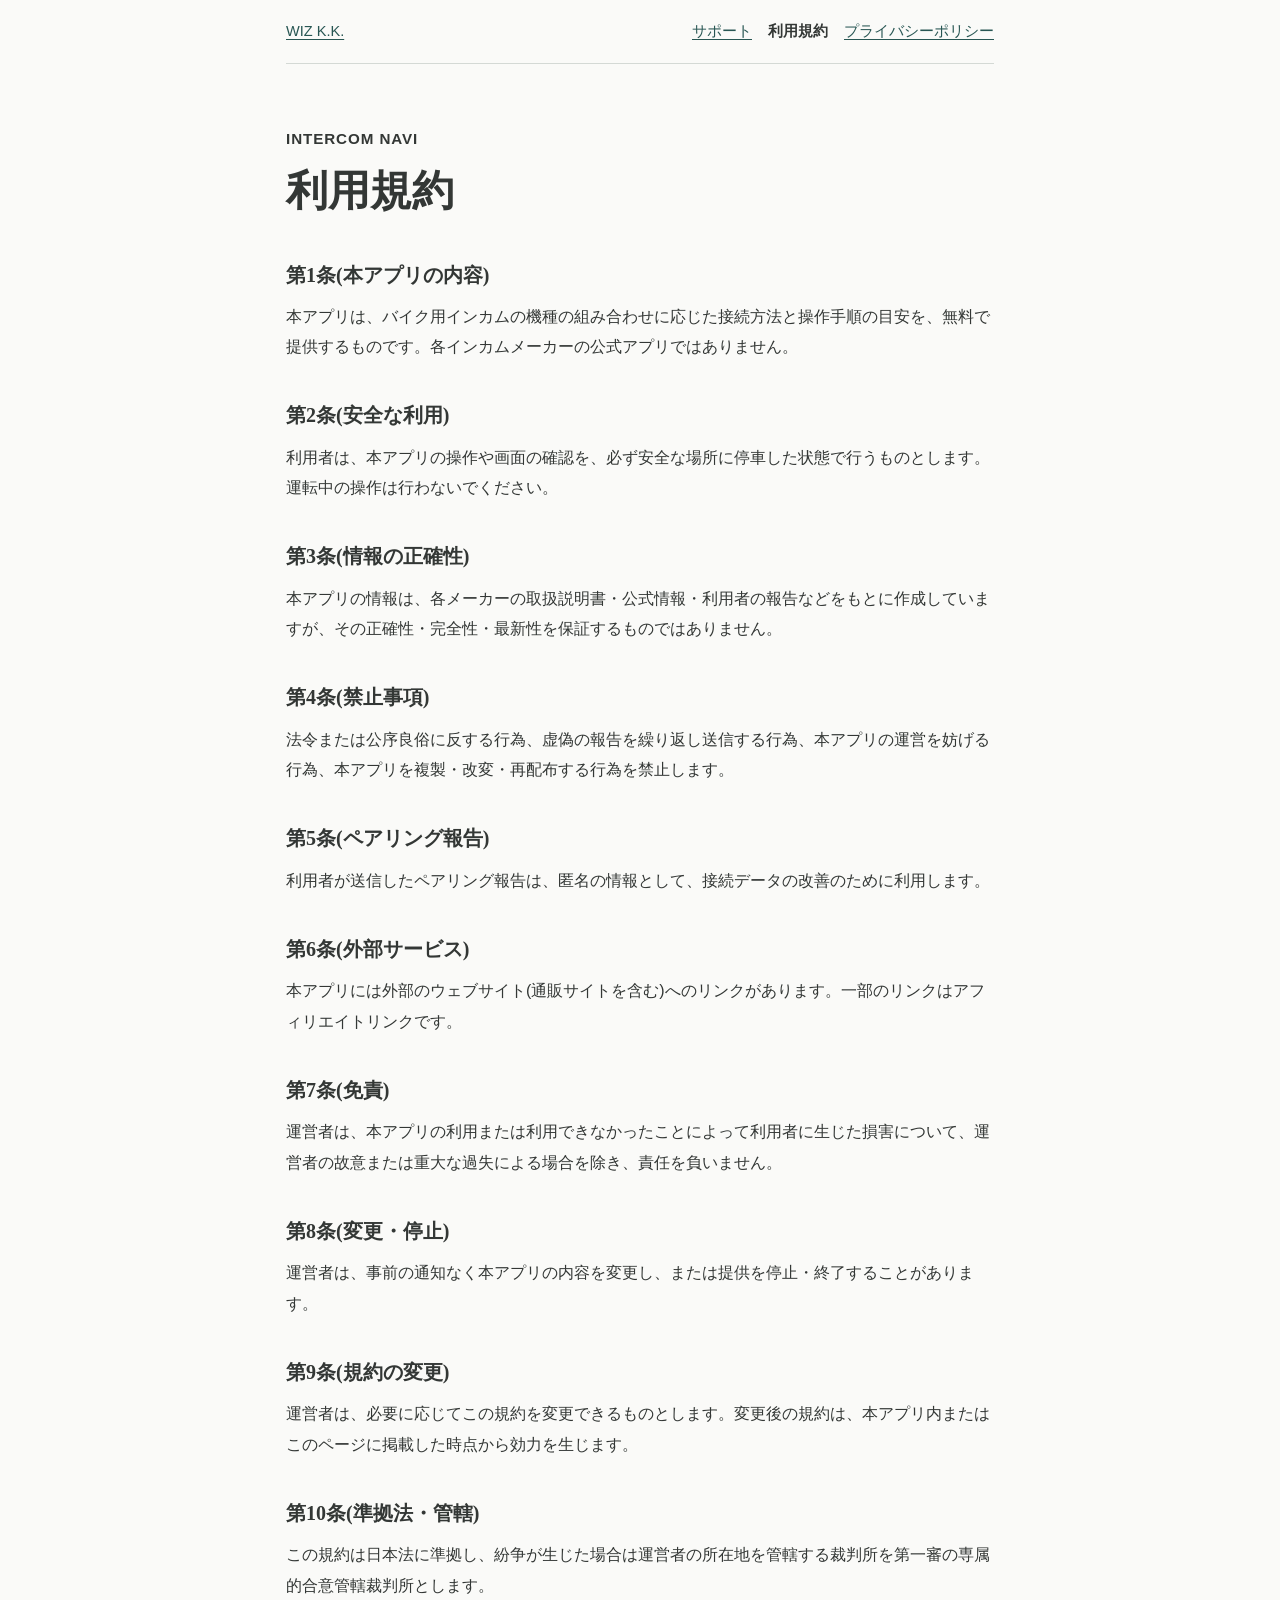
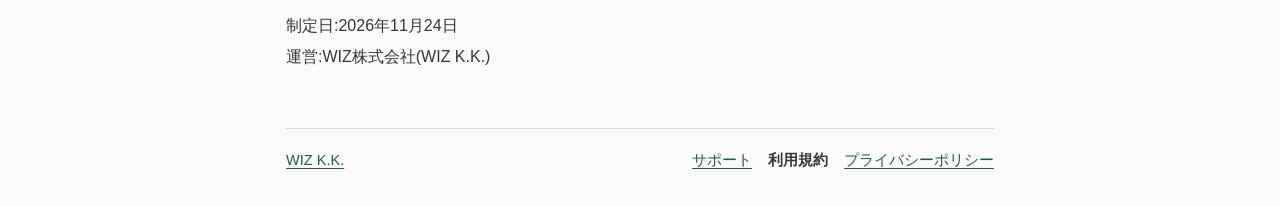
<file: intercom-navi/terms.html>
<!doctype html>
<html lang="ja"><head>
<meta charset="utf-8">
<meta name="viewport" content="width=device-width, initial-scale=1">
<title>利用規約 | INTERCOM NAVI</title>
<style>* { box-sizing: border-box; }
html { color: #333735; background: #fafaf8; font-family: -apple-system, BlinkMacSystemFont, "Hiragino Kaku Gothic ProN", "Yu Gothic", sans-serif; }
body { max-width: 51rem; margin: auto; padding: 0 clamp(20px, 5vw, 54px); line-height: 1.9; overflow-wrap: anywhere; }
header, footer { display: flex; flex-wrap: wrap; align-items: center; justify-content: space-between; gap: 1rem; padding: 1.1rem 0; font-size: .91rem; }
header { border-bottom: 1px solid #d4d9d5; }
footer { border-top: 1px solid #d4d9d5; margin-top: 3.5rem; padding-bottom: 2rem; }
main { padding-top: clamp(2rem, 6vw, 4rem); }
h1, h2 { font-family: "Hiragino Mincho ProN", "Yu Mincho", serif; }
h1 { margin: 0 0 1.5rem; font-size: clamp(1.7rem, 4vw, 2.65rem); line-height: 1.45; }
h1 small { display: block; font: 600 .95rem/1.5 -apple-system, sans-serif; letter-spacing: .06em; margin-bottom: .6rem; }
h2 { margin: 2.3rem 0 .65rem; font-size: 1.25rem; line-height: 1.65; }
h3 { font-size: 1rem; margin: 1.65rem 0 .35rem; }
p, ul { margin: .65rem 0; }
ul { padding-left: 1.35rem; }
li + li { margin-top: .7rem; }
a { color: #285653; text-underline-offset: .22em; }
a:focus-visible { outline: 2px solid currentColor; outline-offset: 3px; }
address { font-style: normal; }
header nav, footer nav { display: flex; flex-wrap: wrap; gap: .5rem 1rem; }
nav [aria-current="page"] { color: inherit; text-decoration: none; font-weight: 600; }
</style></head>
<body>
<header><a href="/">WIZ K.K.</a><nav aria-label="INTERCOM NAVI"><a href="/intercom-navi/support">サポート</a>
<a href="/intercom-navi/terms" aria-current="page">利用規約</a>
<a href="/intercom-navi/privacy">プライバシーポリシー</a></nav></header>
<main><h1><small lang="en">INTERCOM NAVI</small>利用規約</h1>
<h2>第1条(本アプリの内容)</h2>
<p>本アプリは、バイク用インカムの機種の組み合わせに応じた接続方法と操作手順の目安を、無料で提供するものです。各インカムメーカーの公式アプリではありません。</p>
<h2>第2条(安全な利用)</h2>
<p>利用者は、本アプリの操作や画面の確認を、必ず安全な場所に停車した状態で行うものとします。運転中の操作は行わないでください。</p>
<h2>第3条(情報の正確性)</h2>
<p>本アプリの情報は、各メーカーの取扱説明書・公式情報・利用者の報告などをもとに作成していますが、その正確性・完全性・最新性を保証するものではありません。</p>
<h2>第4条(禁止事項)</h2>
<p>法令または公序良俗に反する行為、虚偽の報告を繰り返し送信する行為、本アプリの運営を妨げる行為、本アプリを複製・改変・再配布する行為を禁止します。</p>
<h2>第5条(ペアリング報告)</h2>
<p>利用者が送信したペアリング報告は、匿名の情報として、接続データの改善のために利用します。</p>
<h2>第6条(外部サービス)</h2>
<p>本アプリには外部のウェブサイト(通販サイトを含む)へのリンクがあります。一部のリンクはアフィリエイトリンクです。</p>
<h2>第7条(免責)</h2>
<p>運営者は、本アプリの利用または利用できなかったことによって利用者に生じた損害について、運営者の故意または重大な過失による場合を除き、責任を負いません。</p>
<h2>第8条(変更・停止)</h2>
<p>運営者は、事前の通知なく本アプリの内容を変更し、または提供を停止・終了することがあります。</p>
<h2>第9条(規約の変更)</h2>
<p>運営者は、必要に応じてこの規約を変更できるものとします。変更後の規約は、本アプリ内またはこのページに掲載した時点から効力を生じます。</p>
<h2>第10条(準拠法・管轄)</h2>
<p>この規約は日本法に準拠し、紛争が生じた場合は運営者の所在地を管轄する裁判所を第一審の専属的合意管轄裁判所とします。</p>
<p>制定日:<time datetime="2026-11-24">2026年11月24日</time><br>運営:WIZ株式会社(WIZ K.K.)</p>
</main>
<footer><a href="/">WIZ K.K.</a><nav aria-label="INTERCOM NAVI"><a href="/intercom-navi/support">サポート</a>
<a href="/intercom-navi/terms" aria-current="page">利用規約</a>
<a href="/intercom-navi/privacy">プライバシーポリシー</a></nav></footer>
</body></html>
</file>
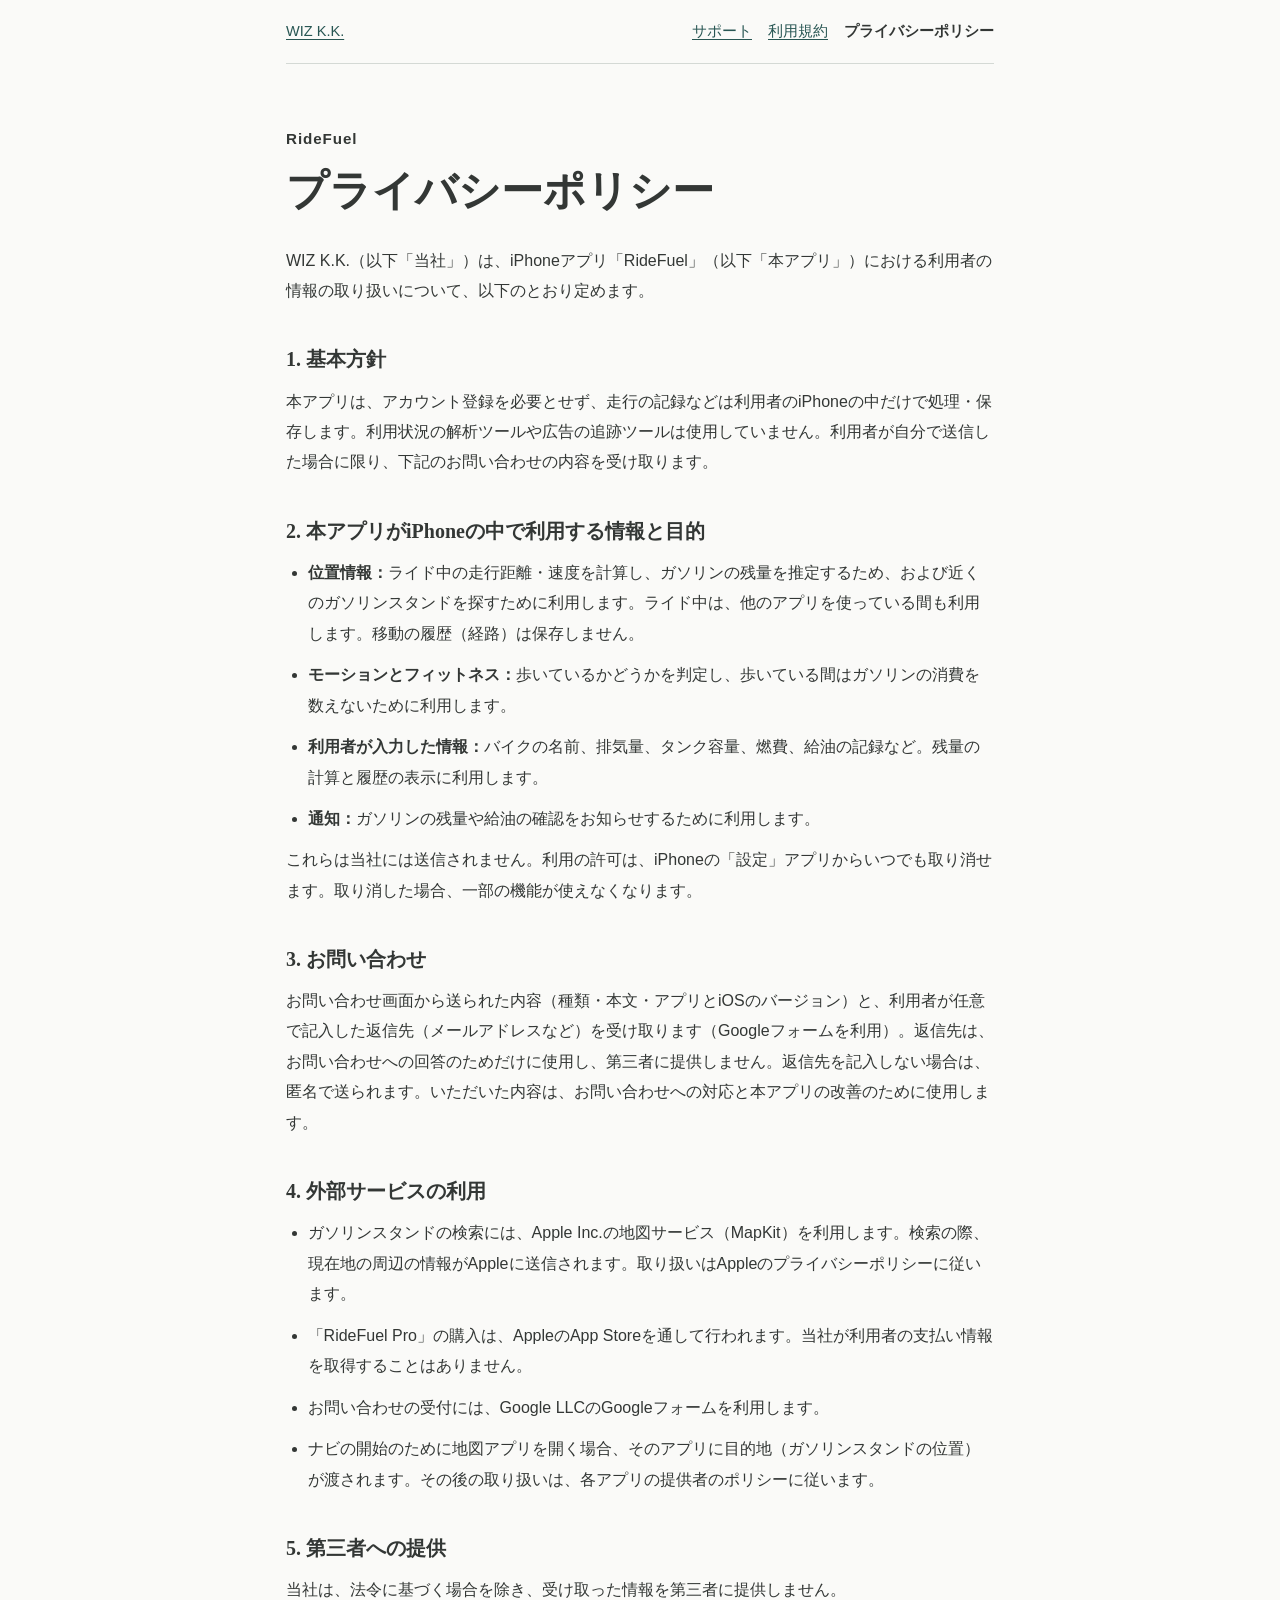
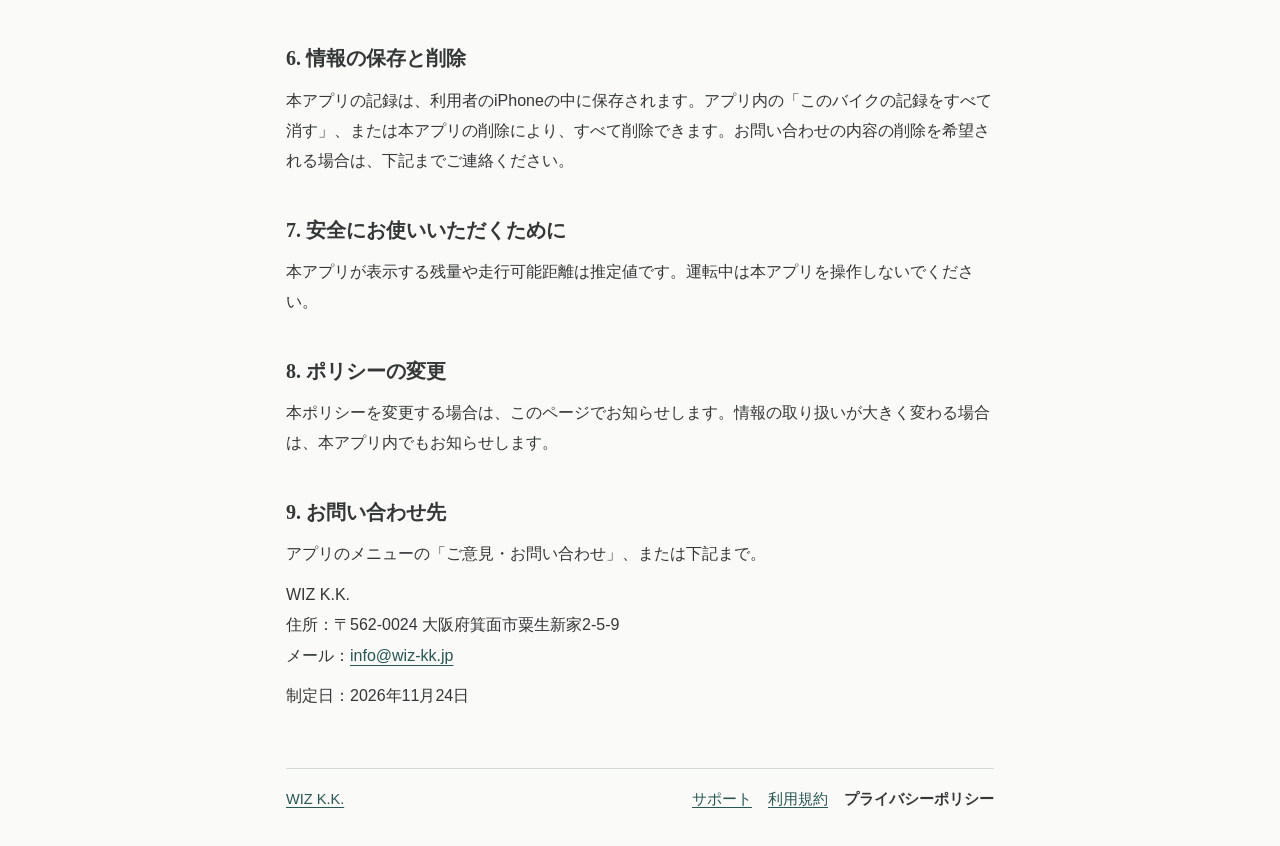
<file: ridefuel/privacy.html>
<!doctype html>
<html lang="ja"><head>
<meta charset="utf-8">
<meta name="viewport" content="width=device-width, initial-scale=1">
<title>RideFuel プライバシーポリシー | WIZ K.K.</title>
<style>* { box-sizing: border-box; }
html { color: #333735; background: #fafaf8; font-family: -apple-system, BlinkMacSystemFont, "Hiragino Kaku Gothic ProN", "Yu Gothic", sans-serif; }
body { max-width: 51rem; margin: auto; padding: 0 clamp(20px, 5vw, 54px); line-height: 1.9; overflow-wrap: anywhere; }
header, footer { display: flex; flex-wrap: wrap; align-items: center; justify-content: space-between; gap: 1rem; padding: 1.1rem 0; font-size: .91rem; }
header { border-bottom: 1px solid #d4d9d5; }
footer { border-top: 1px solid #d4d9d5; margin-top: 3.5rem; padding-bottom: 2rem; }
main { padding-top: clamp(2rem, 6vw, 4rem); }
h1, h2 { font-family: "Hiragino Mincho ProN", "Yu Mincho", serif; }
h1 { margin: 0 0 1.5rem; font-size: clamp(1.7rem, 4vw, 2.65rem); line-height: 1.45; }
h1 small { display: block; font: 600 .95rem/1.5 -apple-system, sans-serif; letter-spacing: .06em; margin-bottom: .6rem; }
h2 { margin: 2.3rem 0 .65rem; font-size: 1.25rem; line-height: 1.65; }
h3 { font-size: 1rem; margin: 1.65rem 0 .35rem; }
p, ul { margin: .65rem 0; }
ul { padding-left: 1.35rem; }
li + li { margin-top: .7rem; }
a { color: #285653; text-underline-offset: .22em; }
a:focus-visible { outline: 2px solid currentColor; outline-offset: 3px; }
address { font-style: normal; }
header nav, footer nav { display: flex; flex-wrap: wrap; gap: .5rem 1rem; }
nav [aria-current="page"] { color: inherit; text-decoration: none; font-weight: 600; }
</style></head>
<body>
<header><a href="/">WIZ K.K.</a><nav aria-label="RideFuel"><a href="/ridefuel/support">サポート</a>
<a href="/ridefuel/terms">利用規約</a>
<a href="/ridefuel/privacy" aria-current="page">プライバシーポリシー</a></nav></header>
<main><h1><small lang="en">RideFuel</small>プライバシーポリシー</h1>
<p>WIZ K.K.（以下「当社」）は、iPhoneアプリ「RideFuel」（以下「本アプリ」）における利用者の情報の取り扱いについて、以下のとおり定めます。</p>
<h2>1. 基本方針</h2>
<p>本アプリは、アカウント登録を必要とせず、走行の記録などは利用者のiPhoneの中だけで処理・保存します。利用状況の解析ツールや広告の追跡ツールは使用していません。利用者が自分で送信した場合に限り、下記のお問い合わせの内容を受け取ります。</p>
<h2>2. 本アプリがiPhoneの中で利用する情報と目的</h2>
<ul>
<li><strong>位置情報：</strong>ライド中の走行距離・速度を計算し、ガソリンの残量を推定するため、および近くのガソリンスタンドを探すために利用します。ライド中は、他のアプリを使っている間も利用します。移動の履歴（経路）は保存しません。</li>
<li><strong>モーションとフィットネス：</strong>歩いているかどうかを判定し、歩いている間はガソリンの消費を数えないために利用します。</li>
<li><strong>利用者が入力した情報：</strong>バイクの名前、排気量、タンク容量、燃費、給油の記録など。残量の計算と履歴の表示に利用します。</li>
<li><strong>通知：</strong>ガソリンの残量や給油の確認をお知らせするために利用します。</li>
</ul>
<p>これらは当社には送信されません。利用の許可は、iPhoneの「設定」アプリからいつでも取り消せます。取り消した場合、一部の機能が使えなくなります。</p>
<h2>3. お問い合わせ</h2>
<p>お問い合わせ画面から送られた内容（種類・本文・アプリとiOSのバージョン）と、利用者が任意で記入した返信先（メールアドレスなど）を受け取ります（Googleフォームを利用）。返信先は、お問い合わせへの回答のためだけに使用し、第三者に提供しません。返信先を記入しない場合は、匿名で送られます。いただいた内容は、お問い合わせへの対応と本アプリの改善のために使用します。</p>
<h2>4. 外部サービスの利用</h2>
<ul>
<li>ガソリンスタンドの検索には、Apple Inc.の地図サービス（MapKit）を利用します。検索の際、現在地の周辺の情報がAppleに送信されます。取り扱いはAppleのプライバシーポリシーに従います。</li>
<li>「RideFuel Pro」の購入は、AppleのApp Storeを通して行われます。当社が利用者の支払い情報を取得することはありません。</li>
<li>お問い合わせの受付には、Google LLCのGoogleフォームを利用します。</li>
<li>ナビの開始のために地図アプリを開く場合、そのアプリに目的地（ガソリンスタンドの位置）が渡されます。その後の取り扱いは、各アプリの提供者のポリシーに従います。</li>
</ul>
<h2>5. 第三者への提供</h2>
<p>当社は、法令に基づく場合を除き、受け取った情報を第三者に提供しません。</p>
<h2>6. 情報の保存と削除</h2>
<p>本アプリの記録は、利用者のiPhoneの中に保存されます。アプリ内の「このバイクの記録をすべて消す」、または本アプリの削除により、すべて削除できます。お問い合わせの内容の削除を希望される場合は、下記までご連絡ください。</p>
<h2>7. 安全にお使いいただくために</h2>
<p>本アプリが表示する残量や走行可能距離は推定値です。運転中は本アプリを操作しないでください。</p>
<h2>8. ポリシーの変更</h2>
<p>本ポリシーを変更する場合は、このページでお知らせします。情報の取り扱いが大きく変わる場合は、本アプリ内でもお知らせします。</p>
<h2>9. お問い合わせ先</h2>
<p>アプリのメニューの「ご意見・お問い合わせ」、または下記まで。</p>
<address>WIZ K.K.<br>住所：〒562-0024 大阪府箕面市粟生新家2-5-9<br>メール：<a href="mailto:info@wiz-kk.jp">info@wiz-kk.jp</a></address>
<p>制定日：<time datetime="2026-11-24">2026年11月24日</time></p>
</main>
<footer><a href="/">WIZ K.K.</a><nav aria-label="RideFuel"><a href="/ridefuel/support">サポート</a>
<a href="/ridefuel/terms">利用規約</a>
<a href="/ridefuel/privacy" aria-current="page">プライバシーポリシー</a></nav></footer>
</body></html>
</file>
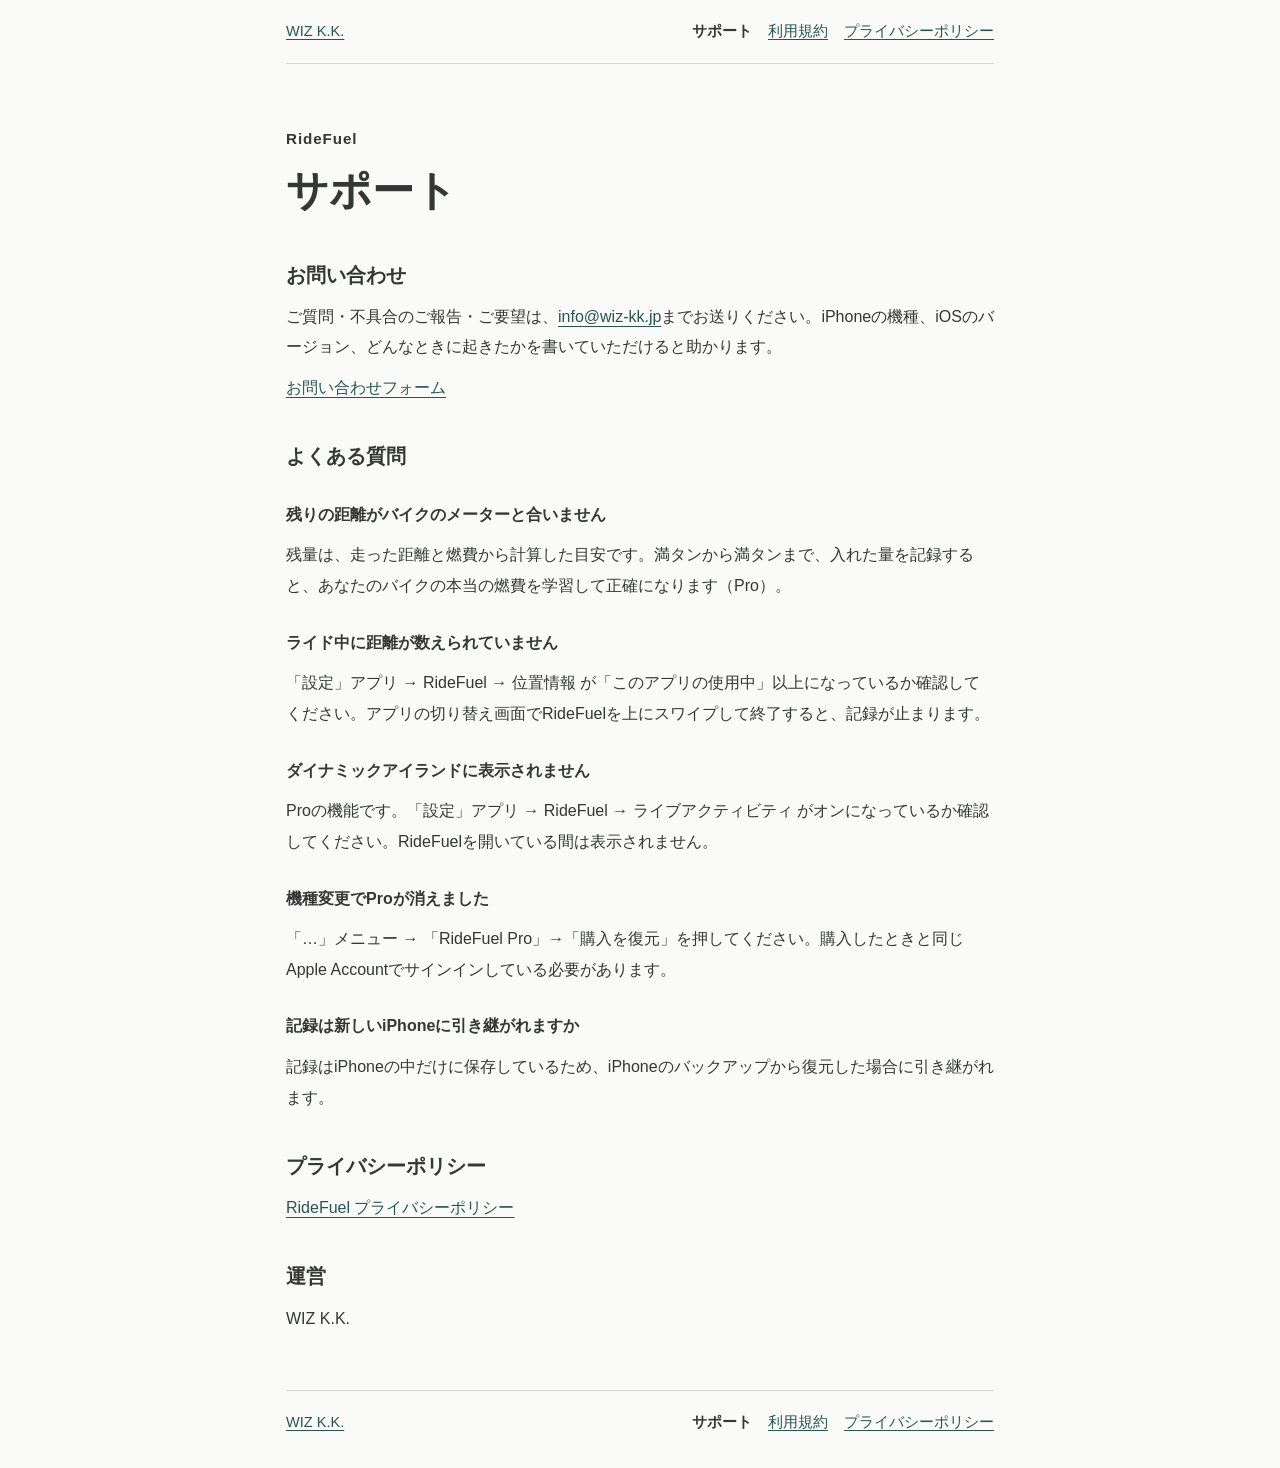
<file: ridefuel/support.html>
<!doctype html>
<html lang="ja"><head>
<meta charset="utf-8">
<meta name="viewport" content="width=device-width, initial-scale=1">
<title>RideFuel サポート | WIZ K.K.</title>
<style>* { box-sizing: border-box; }
html { color: #333735; background: #fafaf8; font-family: -apple-system, BlinkMacSystemFont, "Hiragino Kaku Gothic ProN", "Yu Gothic", sans-serif; }
body { max-width: 51rem; margin: auto; padding: 0 clamp(20px, 5vw, 54px); line-height: 1.9; overflow-wrap: anywhere; }
header, footer { display: flex; flex-wrap: wrap; align-items: center; justify-content: space-between; gap: 1rem; padding: 1.1rem 0; font-size: .91rem; }
header { border-bottom: 1px solid #d4d9d5; }
footer { border-top: 1px solid #d4d9d5; margin-top: 3.5rem; padding-bottom: 2rem; }
main { padding-top: clamp(2rem, 6vw, 4rem); }
h1, h2 { font-family: "Hiragino Mincho ProN", "Yu Mincho", serif; }
h1 { margin: 0 0 1.5rem; font-size: clamp(1.7rem, 4vw, 2.65rem); line-height: 1.45; }
h1 small { display: block; font: 600 .95rem/1.5 -apple-system, sans-serif; letter-spacing: .06em; margin-bottom: .6rem; }
h2 { margin: 2.3rem 0 .65rem; font-size: 1.25rem; line-height: 1.65; }
h3 { font-size: 1rem; margin: 1.65rem 0 .35rem; }
p, ul { margin: .65rem 0; }
ul { padding-left: 1.35rem; }
li + li { margin-top: .7rem; }
a { color: #285653; text-underline-offset: .22em; }
a:focus-visible { outline: 2px solid currentColor; outline-offset: 3px; }
address { font-style: normal; }
header nav, footer nav { display: flex; flex-wrap: wrap; gap: .5rem 1rem; }
nav [aria-current="page"] { color: inherit; text-decoration: none; font-weight: 600; }
</style></head>
<body>
<header><a href="/">WIZ K.K.</a><nav aria-label="RideFuel"><a href="/ridefuel/support" aria-current="page">サポート</a>
<a href="/ridefuel/terms">利用規約</a>
<a href="/ridefuel/privacy">プライバシーポリシー</a></nav></header>
<main><h1><small lang="en">RideFuel</small>サポート</h1>
<h2>お問い合わせ</h2>
<p>ご質問・不具合のご報告・ご要望は、<a href="mailto:info@wiz-kk.jp">info@wiz-kk.jp</a>までお送りください。iPhoneの機種、iOSのバージョン、どんなときに起きたかを書いていただけると助かります。</p>
<p><a href="https://forms.gle/4ZiT3C55SZp3tQFa8">お問い合わせフォーム</a></p>
<h2>よくある質問</h2>
<h3>残りの距離がバイクのメーターと合いません</h3>
<p>残量は、走った距離と燃費から計算した目安です。満タンから満タンまで、入れた量を記録すると、あなたのバイクの本当の燃費を学習して正確になります（Pro）。</p>
<h3>ライド中に距離が数えられていません</h3>
<p>「設定」アプリ → RideFuel → 位置情報 が「このアプリの使用中」以上になっているか確認してください。アプリの切り替え画面でRideFuelを上にスワイプして終了すると、記録が止まります。</p>
<h3>ダイナミックアイランドに表示されません</h3>
<p>Proの機能です。「設定」アプリ → RideFuel → ライブアクティビティ がオンになっているか確認してください。RideFuelを開いている間は表示されません。</p>
<h3>機種変更でProが消えました</h3>
<p>「…」メニュー → 「RideFuel Pro」→「購入を復元」を押してください。購入したときと同じApple Accountでサインインしている必要があります。</p>
<h3>記録は新しいiPhoneに引き継がれますか</h3>
<p>記録はiPhoneの中だけに保存しているため、iPhoneのバックアップから復元した場合に引き継がれます。</p>
<h2>プライバシーポリシー</h2>
<p><a href="/ridefuel/privacy">RideFuel プライバシーポリシー</a></p>
<h2>運営</h2>
<p>WIZ K.K.</p>
</main>
<footer><a href="/">WIZ K.K.</a><nav aria-label="RideFuel"><a href="/ridefuel/support" aria-current="page">サポート</a>
<a href="/ridefuel/terms">利用規約</a>
<a href="/ridefuel/privacy">プライバシーポリシー</a></nav></footer>
</body></html>
</file>
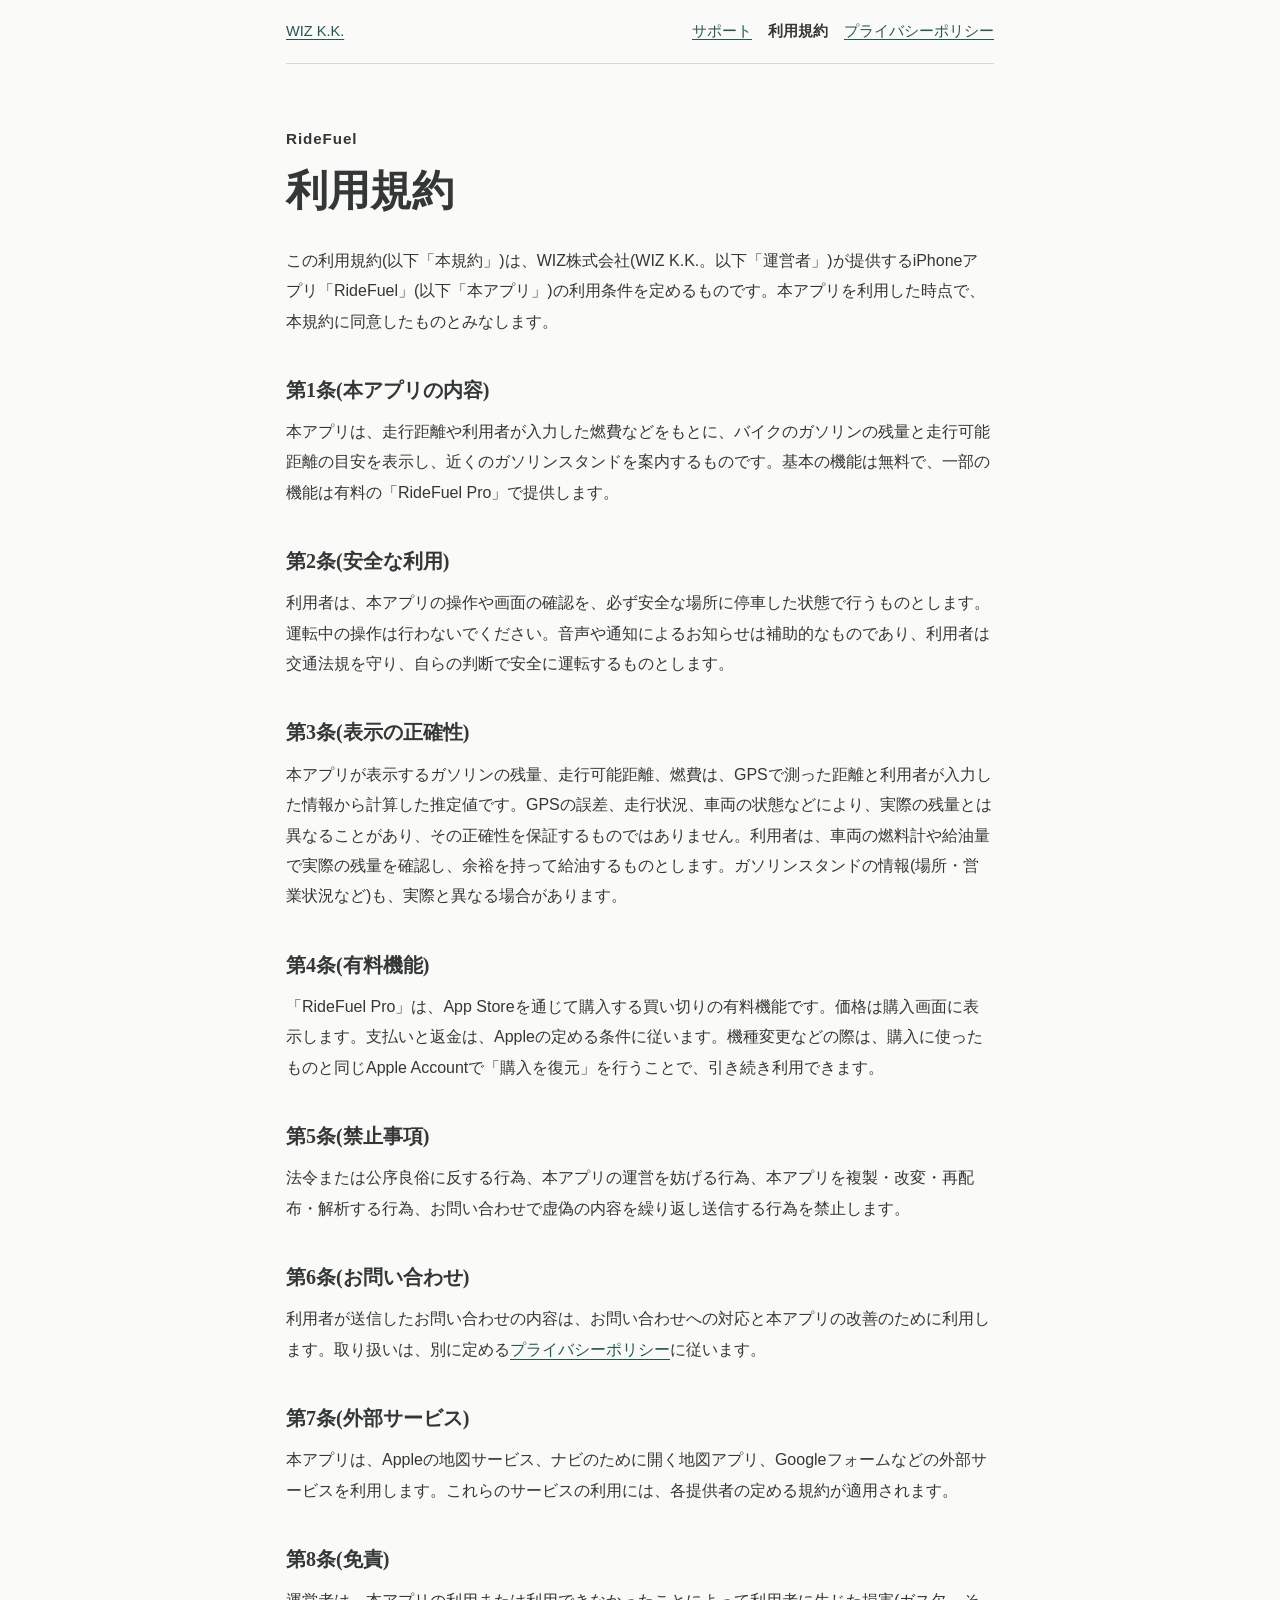
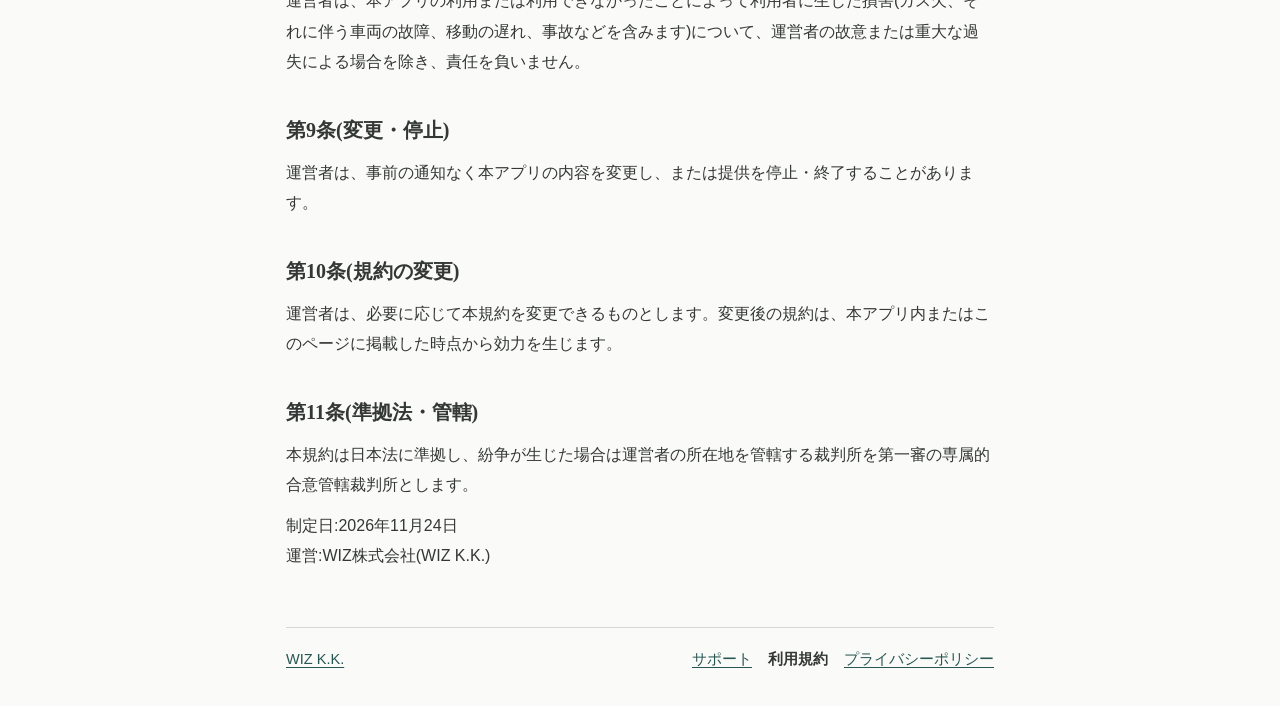
<file: ridefuel/terms.html>
<!doctype html>
<html lang="ja"><head>
<meta charset="utf-8">
<meta name="viewport" content="width=device-width, initial-scale=1">
<title>利用規約 | RideFuel</title>
<style>* { box-sizing: border-box; }
html { color: #333735; background: #fafaf8; font-family: -apple-system, BlinkMacSystemFont, "Hiragino Kaku Gothic ProN", "Yu Gothic", sans-serif; }
body { max-width: 51rem; margin: auto; padding: 0 clamp(20px, 5vw, 54px); line-height: 1.9; overflow-wrap: anywhere; }
header, footer { display: flex; flex-wrap: wrap; align-items: center; justify-content: space-between; gap: 1rem; padding: 1.1rem 0; font-size: .91rem; }
header { border-bottom: 1px solid #d4d9d5; }
footer { border-top: 1px solid #d4d9d5; margin-top: 3.5rem; padding-bottom: 2rem; }
main { padding-top: clamp(2rem, 6vw, 4rem); }
h1, h2 { font-family: "Hiragino Mincho ProN", "Yu Mincho", serif; }
h1 { margin: 0 0 1.5rem; font-size: clamp(1.7rem, 4vw, 2.65rem); line-height: 1.45; }
h1 small { display: block; font: 600 .95rem/1.5 -apple-system, sans-serif; letter-spacing: .06em; margin-bottom: .6rem; }
h2 { margin: 2.3rem 0 .65rem; font-size: 1.25rem; line-height: 1.65; }
h3 { font-size: 1rem; margin: 1.65rem 0 .35rem; }
p, ul { margin: .65rem 0; }
ul { padding-left: 1.35rem; }
li + li { margin-top: .7rem; }
a { color: #285653; text-underline-offset: .22em; }
a:focus-visible { outline: 2px solid currentColor; outline-offset: 3px; }
address { font-style: normal; }
header nav, footer nav { display: flex; flex-wrap: wrap; gap: .5rem 1rem; }
nav [aria-current="page"] { color: inherit; text-decoration: none; font-weight: 600; }
</style></head>
<body>
<header><a href="/">WIZ K.K.</a><nav aria-label="RideFuel"><a href="/ridefuel/support">サポート</a>
<a href="/ridefuel/terms" aria-current="page">利用規約</a>
<a href="/ridefuel/privacy">プライバシーポリシー</a></nav></header>
<main><h1><small lang="en">RideFuel</small>利用規約</h1>
<p>この利用規約(以下「本規約」)は、WIZ株式会社(WIZ K.K.。以下「運営者」)が提供するiPhoneアプリ「RideFuel」(以下「本アプリ」)の利用条件を定めるものです。本アプリを利用した時点で、本規約に同意したものとみなします。</p>
<h2>第1条(本アプリの内容)</h2>
<p>本アプリは、走行距離や利用者が入力した燃費などをもとに、バイクのガソリンの残量と走行可能距離の目安を表示し、近くのガソリンスタンドを案内するものです。基本の機能は無料で、一部の機能は有料の「RideFuel Pro」で提供します。</p>
<h2>第2条(安全な利用)</h2>
<p>利用者は、本アプリの操作や画面の確認を、必ず安全な場所に停車した状態で行うものとします。運転中の操作は行わないでください。音声や通知によるお知らせは補助的なものであり、利用者は交通法規を守り、自らの判断で安全に運転するものとします。</p>
<h2>第3条(表示の正確性)</h2>
<p>本アプリが表示するガソリンの残量、走行可能距離、燃費は、GPSで測った距離と利用者が入力した情報から計算した推定値です。GPSの誤差、走行状況、車両の状態などにより、実際の残量とは異なることがあり、その正確性を保証するものではありません。利用者は、車両の燃料計や給油量で実際の残量を確認し、余裕を持って給油するものとします。ガソリンスタンドの情報(場所・営業状況など)も、実際と異なる場合があります。</p>
<h2>第4条(有料機能)</h2>
<p>「RideFuel Pro」は、App Storeを通じて購入する買い切りの有料機能です。価格は購入画面に表示します。支払いと返金は、Appleの定める条件に従います。機種変更などの際は、購入に使ったものと同じApple Accountで「購入を復元」を行うことで、引き続き利用できます。</p>
<h2>第5条(禁止事項)</h2>
<p>法令または公序良俗に反する行為、本アプリの運営を妨げる行為、本アプリを複製・改変・再配布・解析する行為、お問い合わせで虚偽の内容を繰り返し送信する行為を禁止します。</p>
<h2>第6条(お問い合わせ)</h2>
<p>利用者が送信したお問い合わせの内容は、お問い合わせへの対応と本アプリの改善のために利用します。取り扱いは、別に定める<a href="/ridefuel/privacy">プライバシーポリシー</a>に従います。</p>
<h2>第7条(外部サービス)</h2>
<p>本アプリは、Appleの地図サービス、ナビのために開く地図アプリ、Googleフォームなどの外部サービスを利用します。これらのサービスの利用には、各提供者の定める規約が適用されます。</p>
<h2>第8条(免責)</h2>
<p>運営者は、本アプリの利用または利用できなかったことによって利用者に生じた損害(ガス欠、それに伴う車両の故障、移動の遅れ、事故などを含みます)について、運営者の故意または重大な過失による場合を除き、責任を負いません。</p>
<h2>第9条(変更・停止)</h2>
<p>運営者は、事前の通知なく本アプリの内容を変更し、または提供を停止・終了することがあります。</p>
<h2>第10条(規約の変更)</h2>
<p>運営者は、必要に応じて本規約を変更できるものとします。変更後の規約は、本アプリ内またはこのページに掲載した時点から効力を生じます。</p>
<h2>第11条(準拠法・管轄)</h2>
<p>本規約は日本法に準拠し、紛争が生じた場合は運営者の所在地を管轄する裁判所を第一審の専属的合意管轄裁判所とします。</p>
<p>制定日:<time datetime="2026-11-24">2026年11月24日</time><br>運営:WIZ株式会社(WIZ K.K.)</p>
</main>
<footer><a href="/">WIZ K.K.</a><nav aria-label="RideFuel"><a href="/ridefuel/support">サポート</a>
<a href="/ridefuel/terms" aria-current="page">利用規約</a>
<a href="/ridefuel/privacy">プライバシーポリシー</a></nav></footer>
</body></html>
</file>
<file: navigation.css>
:root {
  --page-gutter: clamp(20px, 5vw, 88px);
  --header-side: max(var(--page-gutter), calc((100vw - 1560px) / 2 + var(--page-gutter)));
}
html {
  scroll-padding-top: 100px;
  -webkit-text-size-adjust: 100%;
  text-size-adjust: 100%;
}
html, body {
  max-width: 100%;
  overflow-x: hidden;
  overscroll-behavior-x: none;
  touch-action: pan-y pinch-zoom;
}
body { width: 100%; overflow-wrap: anywhere; }
@supports (overflow: clip) {
  html, body { overflow-x: clip; }
  .wrap { overflow: clip; }
}
.wrap, main, .story-chapters, .chapter-scene, .chapter-copy,
.service-story, .service-story > div { min-width: 0; }
.site-header .brand { min-width: 0; }
.site-header .brand .wiz-mark { flex-shrink: 0; }
.site-header { border: 0; }
.menu-toggle { display: none; }
.js .site-header {
  position: fixed;
  inset: 0 0 auto;
  z-index: 50;
  min-height: 76px;
  padding: 16px var(--header-side);
  flex-wrap: nowrap;
  background: rgba(250, 250, 250, .91);
  -webkit-backdrop-filter: blur(18px);
  backdrop-filter: blur(18px);
  opacity: 0;
  visibility: hidden;
  pointer-events: none;
  transform: translateY(-12px);
  transition: opacity .35s ease, transform .35s ease, visibility 0s .35s;
}
.js .site-header.is-visible {
  opacity: 1;
  visibility: visible;
  pointer-events: auto;
  transform: none;
  transition-delay: 0s;
}
.js .menu-toggle {
  display: inline-flex;
  flex-direction: column;
  justify-content: center;
  align-items: center;
  flex: 0 0 44px;
  width: 44px;
  height: 44px;
  gap: 7px;
  padding: 0;
  border: 0;
  background: transparent;
  color: inherit;
  cursor: pointer;
}
.menu-toggle span {
  display: block;
  width: 25px;
  height: 1px;
  background: currentColor;
  transition: transform .25s ease;
}
.menu-toggle[aria-expanded="true"] span:first-child { transform: translateY(4px) rotate(45deg); }
.menu-toggle[aria-expanded="true"] span:last-child { transform: translateY(-4px) rotate(-45deg); }
.menu-toggle:focus-visible { outline: 2px solid #777; outline-offset: 3px; }
.js .site-nav {
  position: absolute;
  top: calc(100% + 10px);
  right: var(--header-side);
  width: min(310px, calc(100vw - 36px));
  display: flex;
  flex-direction: column;
  gap: 0;
  padding: 22px 30px;
  background: rgba(250, 250, 250, .98);
  box-shadow: 0 12px 44px rgba(0, 0, 0, .07);
  font-size: 1rem;
  font-weight: 500;
  letter-spacing: .04em;
}
.js .site-nav[hidden] { display: none; }
.site-nav a { padding: 15px 0; }
.site-nav a:hover { opacity: .6; }
@media (prefers-reduced-motion: no-preference) {
  .js .site-nav:not([hidden]) { animation: menu-appear .3s ease both; }
  @keyframes menu-appear {
    from { opacity: 0; transform: translateY(-6px); filter: blur(3px); }
    to { opacity: 1; transform: none; filter: none; }
  }
}
@media (prefers-reduced-motion: reduce) {
  .js .site-header, .menu-toggle span { transition: none; }
}
@media (max-width: 650px) {
  :root { --page-gutter: 18px; }
  .js .site-header { min-height: 72px; padding-block: 14px; gap: 12px; }
  .site-header .brand { gap: 13px; }
  .site-header .brand span { font-size: .78rem; }
}
@media (max-width: 360px) {
  .site-header .brand { gap: 10px; }
  .site-header .brand span { font-size: .7rem; }
}
@media print {
  .js .site-header { position: static; opacity: 1; visibility: visible; transform: none; }
  .js .menu-toggle, .js .site-nav { display: none; }
}
</file>
